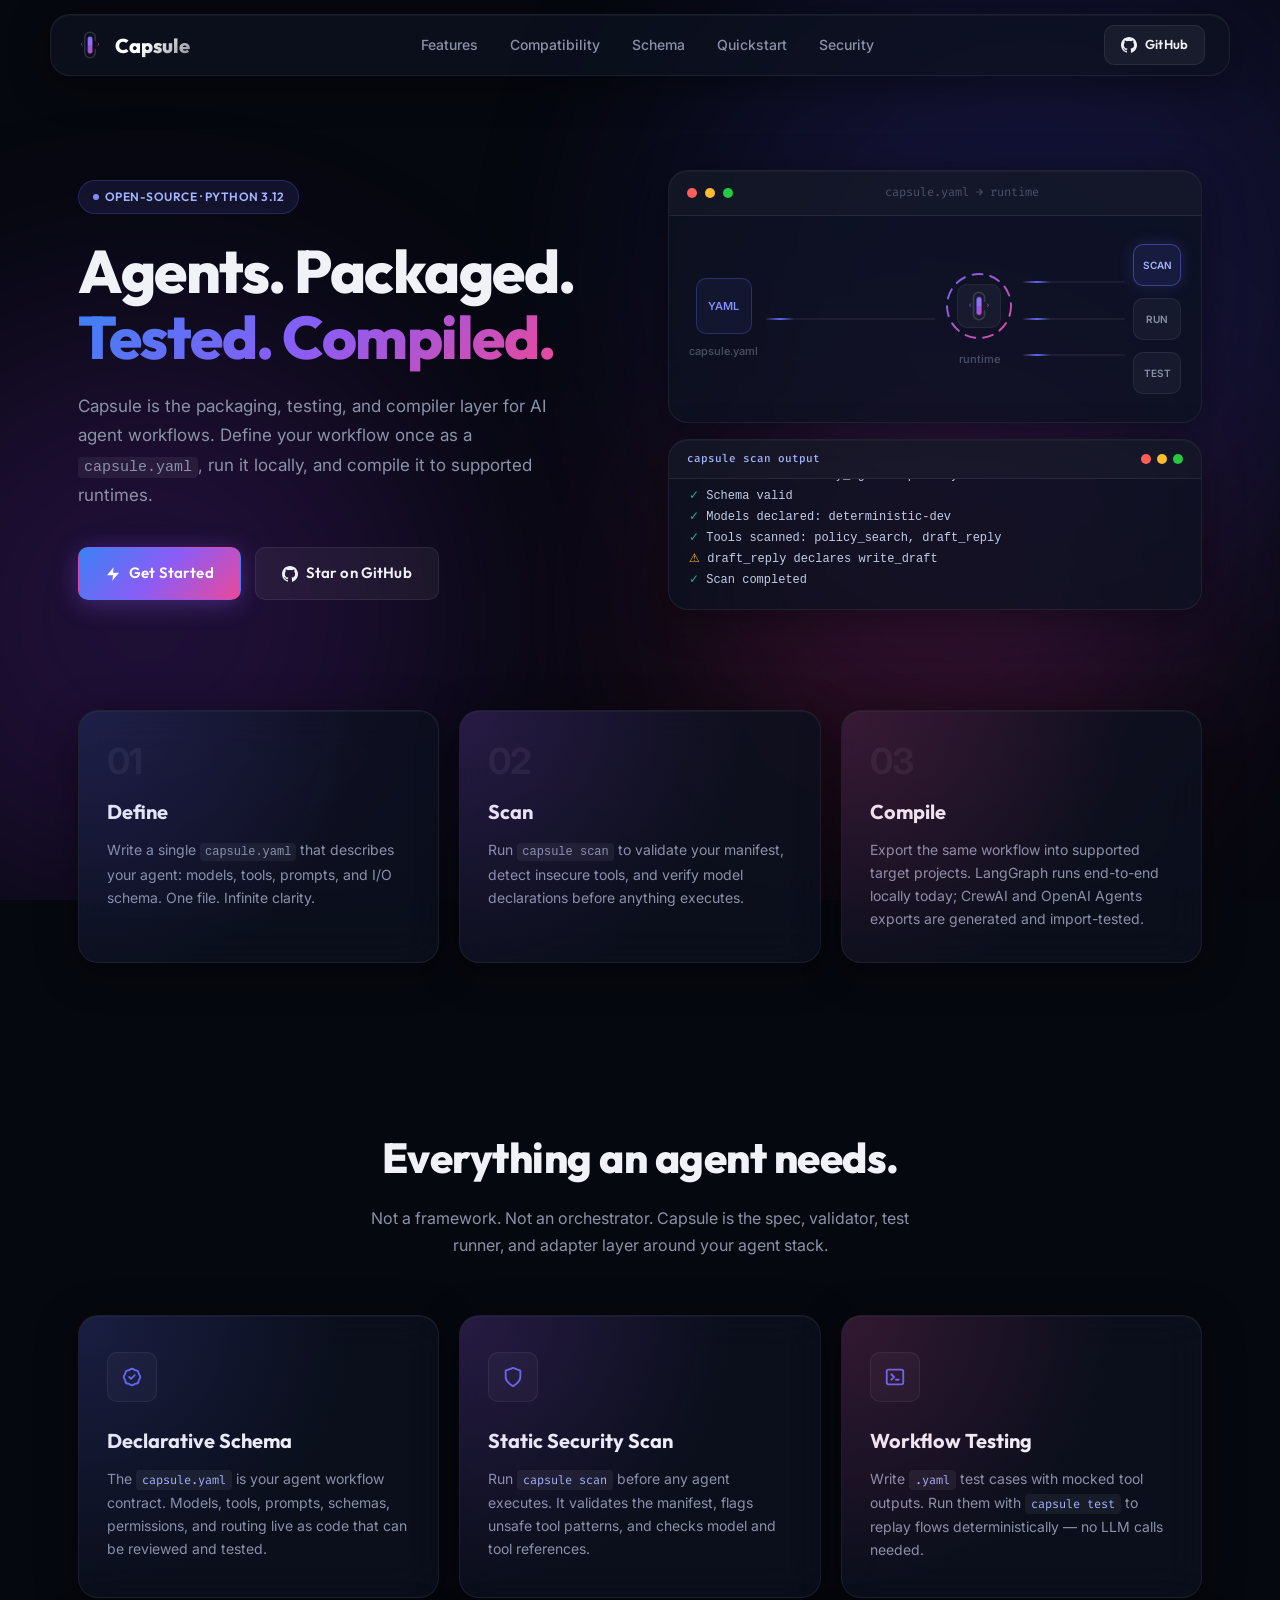
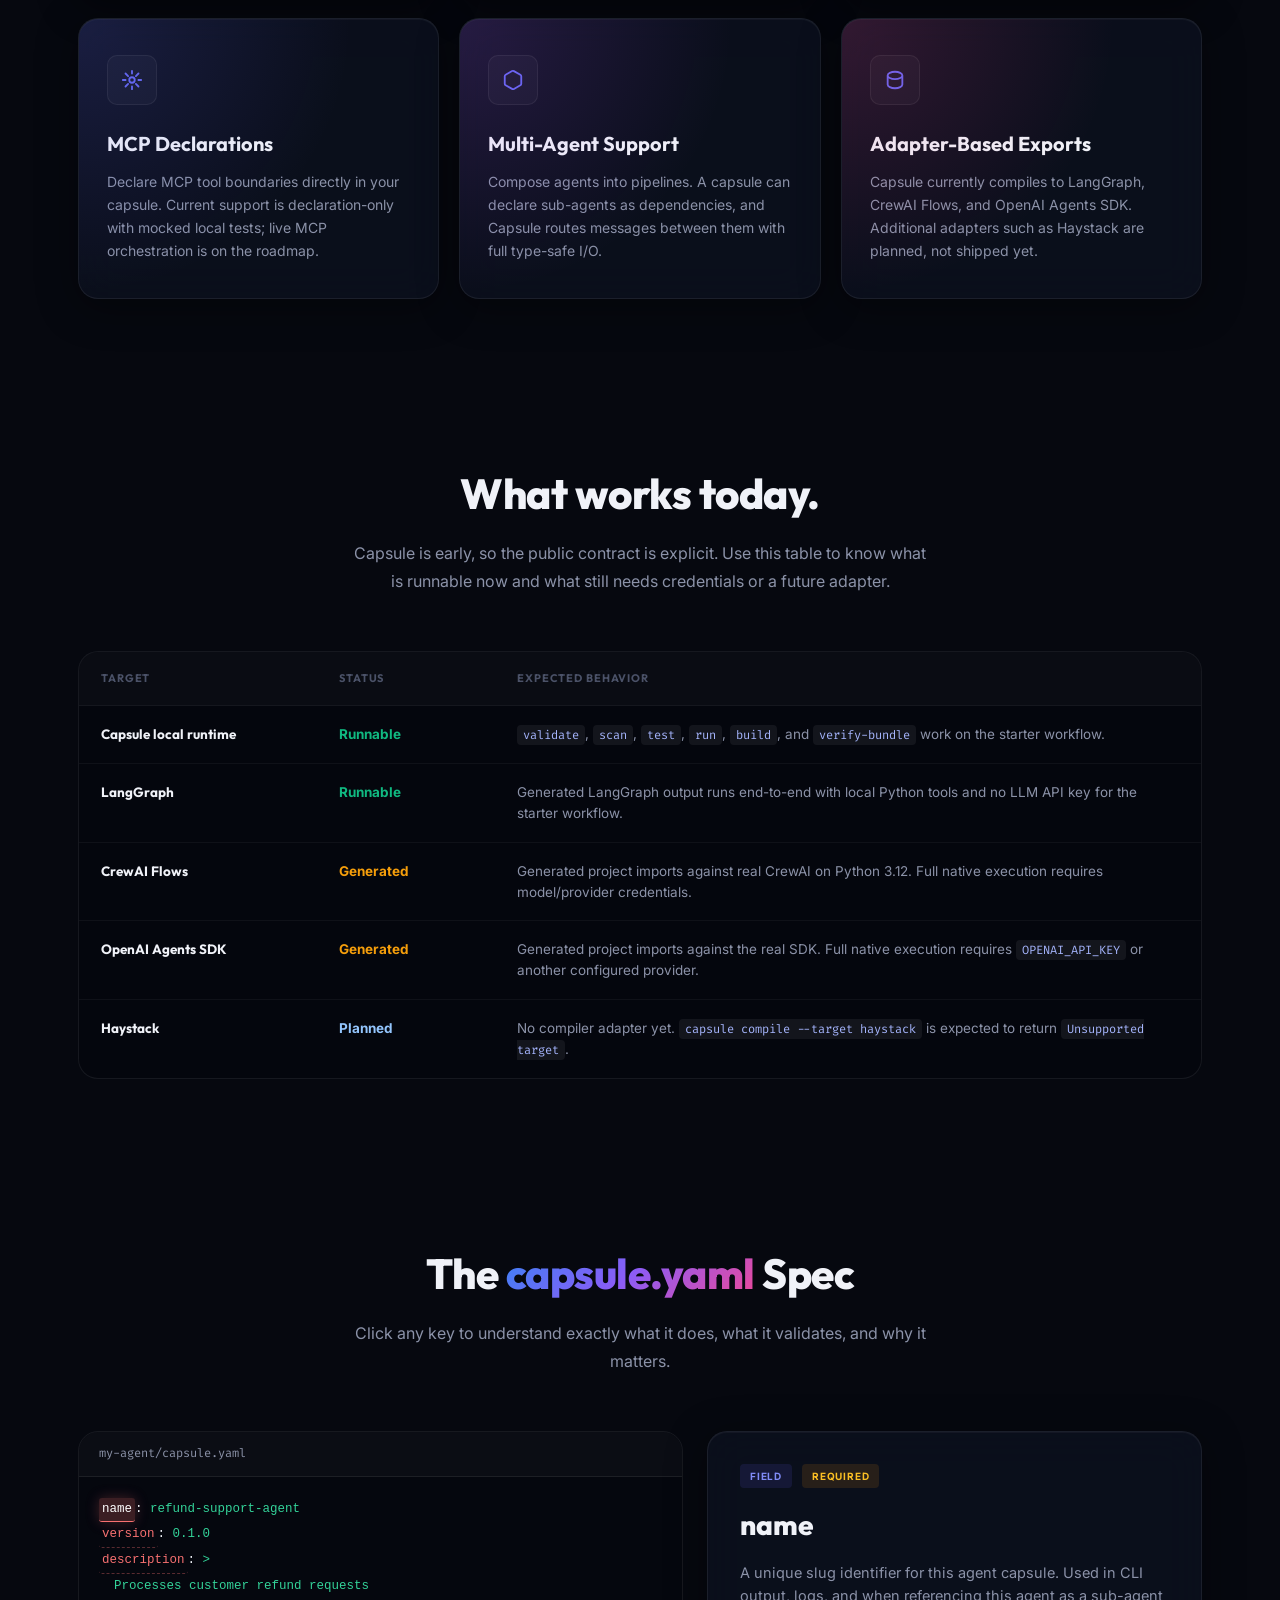
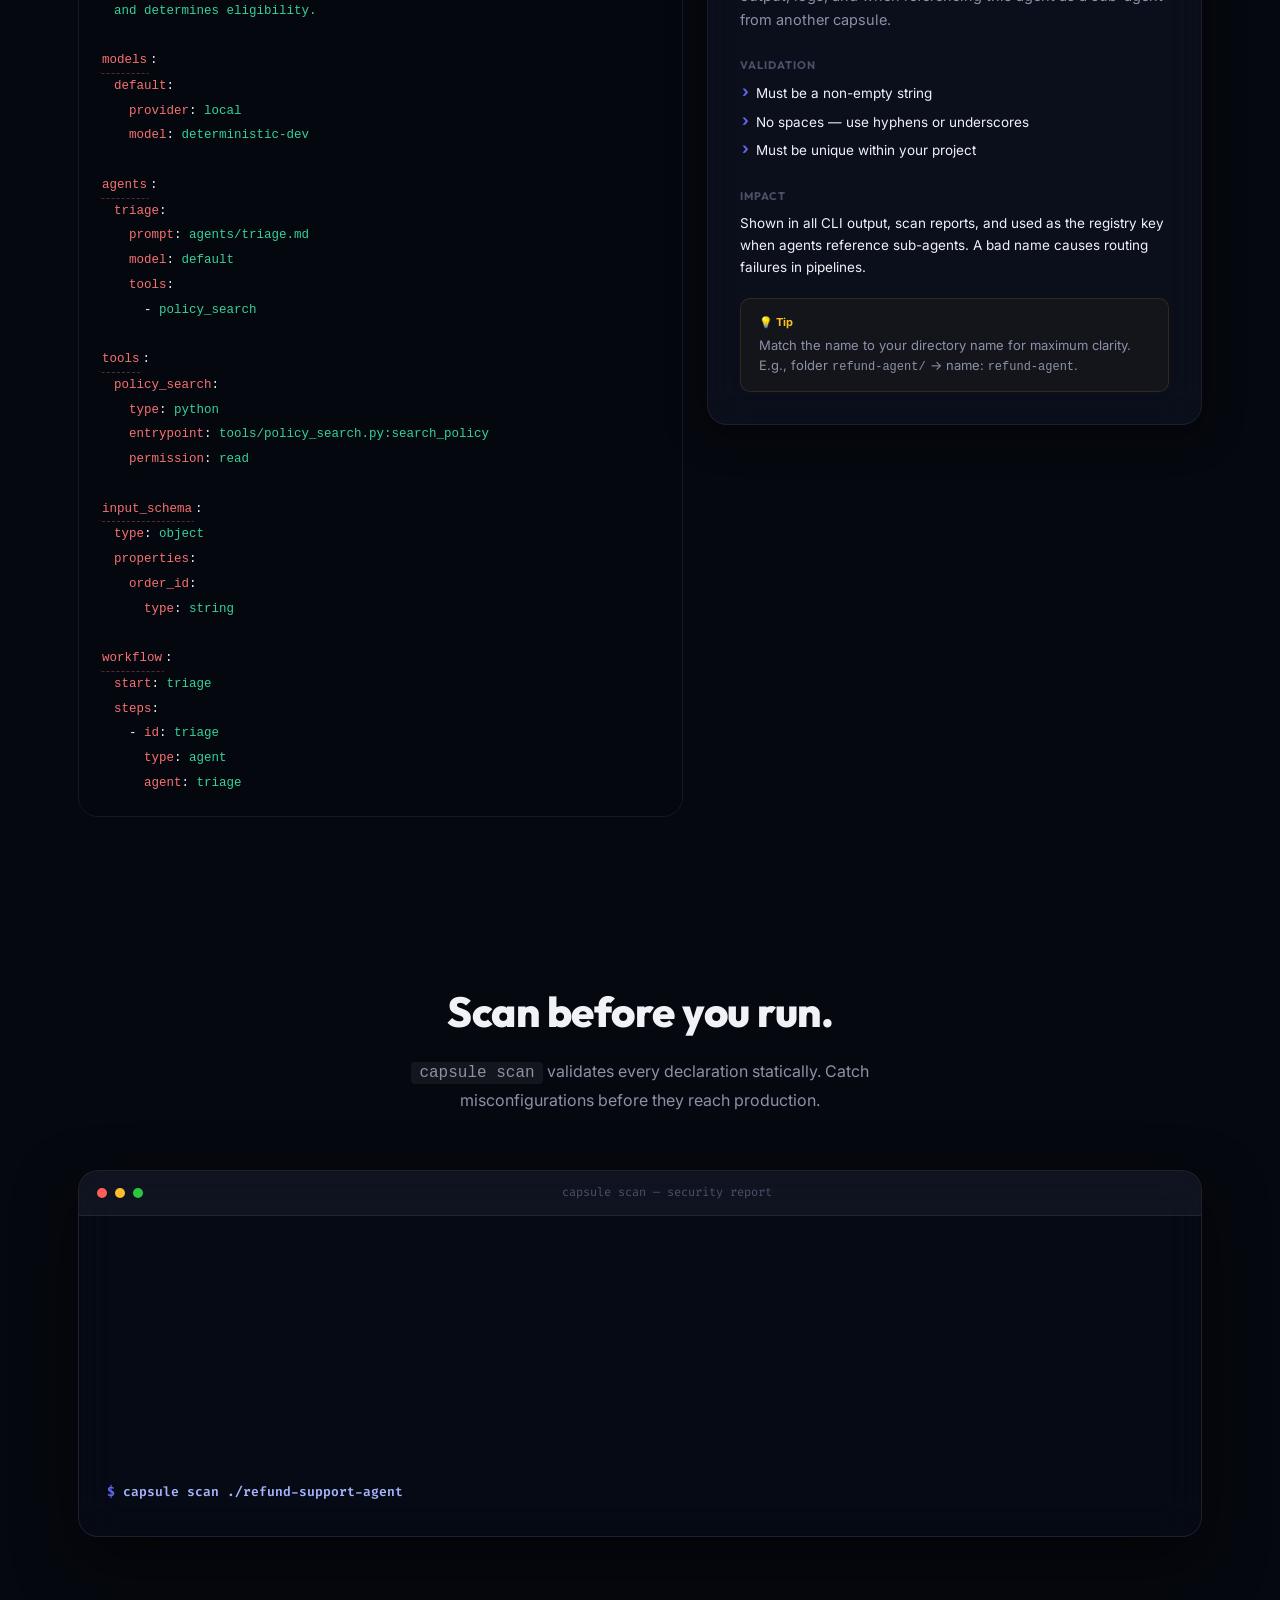
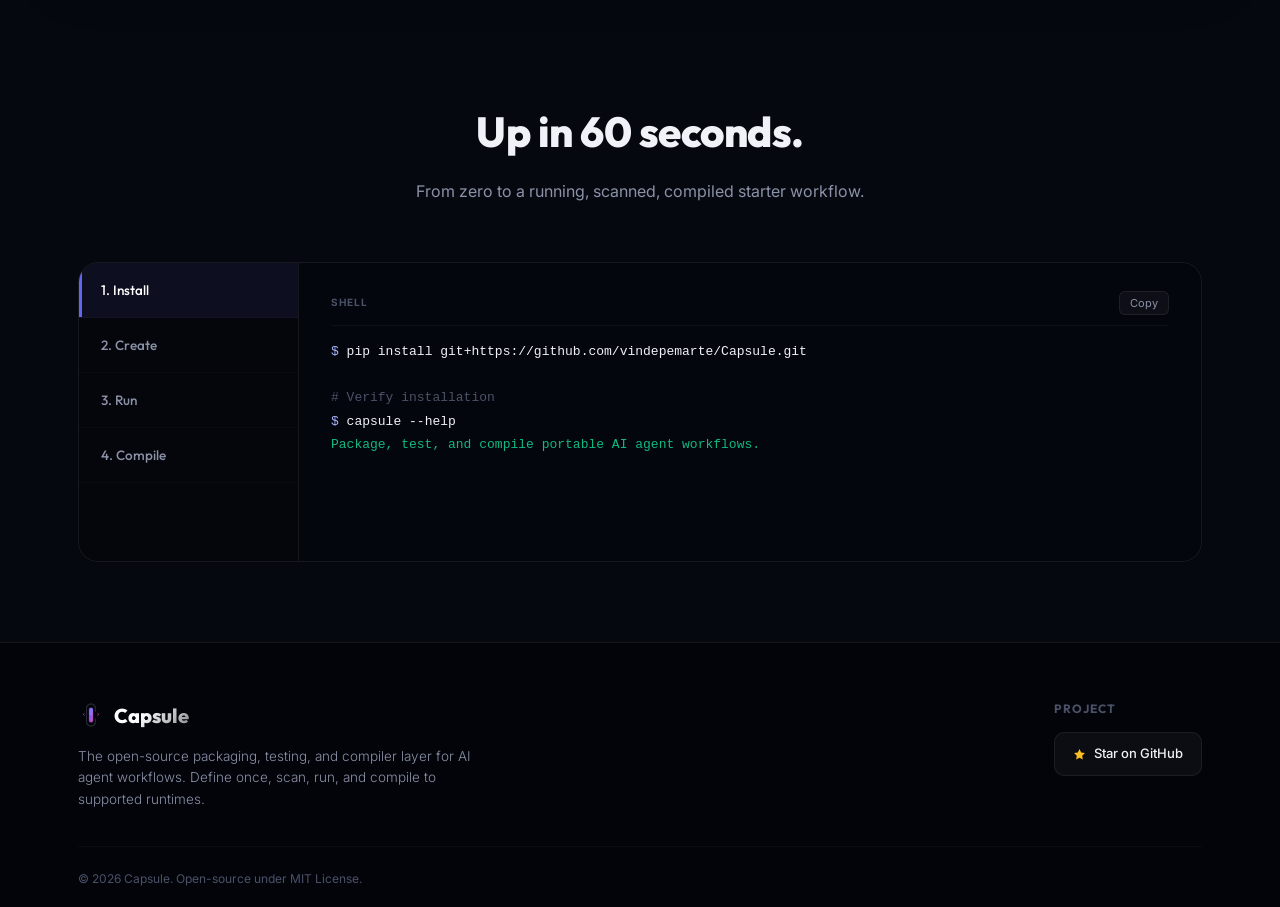
<file: docs/index.html>
<!DOCTYPE html>
<html lang="en">
<head>
    <meta charset="UTF-8">
    <meta name="viewport" content="width=device-width, initial-scale=1.0">
    <meta http-equiv="refresh" content="0; url=site/">
    <title>Capsule Documentation</title>
    <link rel="canonical" href="site/">
</head>
<body>
    <p>Redirecting to <a href="site/">Capsule documentation</a>.</p>
    <script>
        window.location.replace("site/");
    </script>
</body>
</html>
</file>
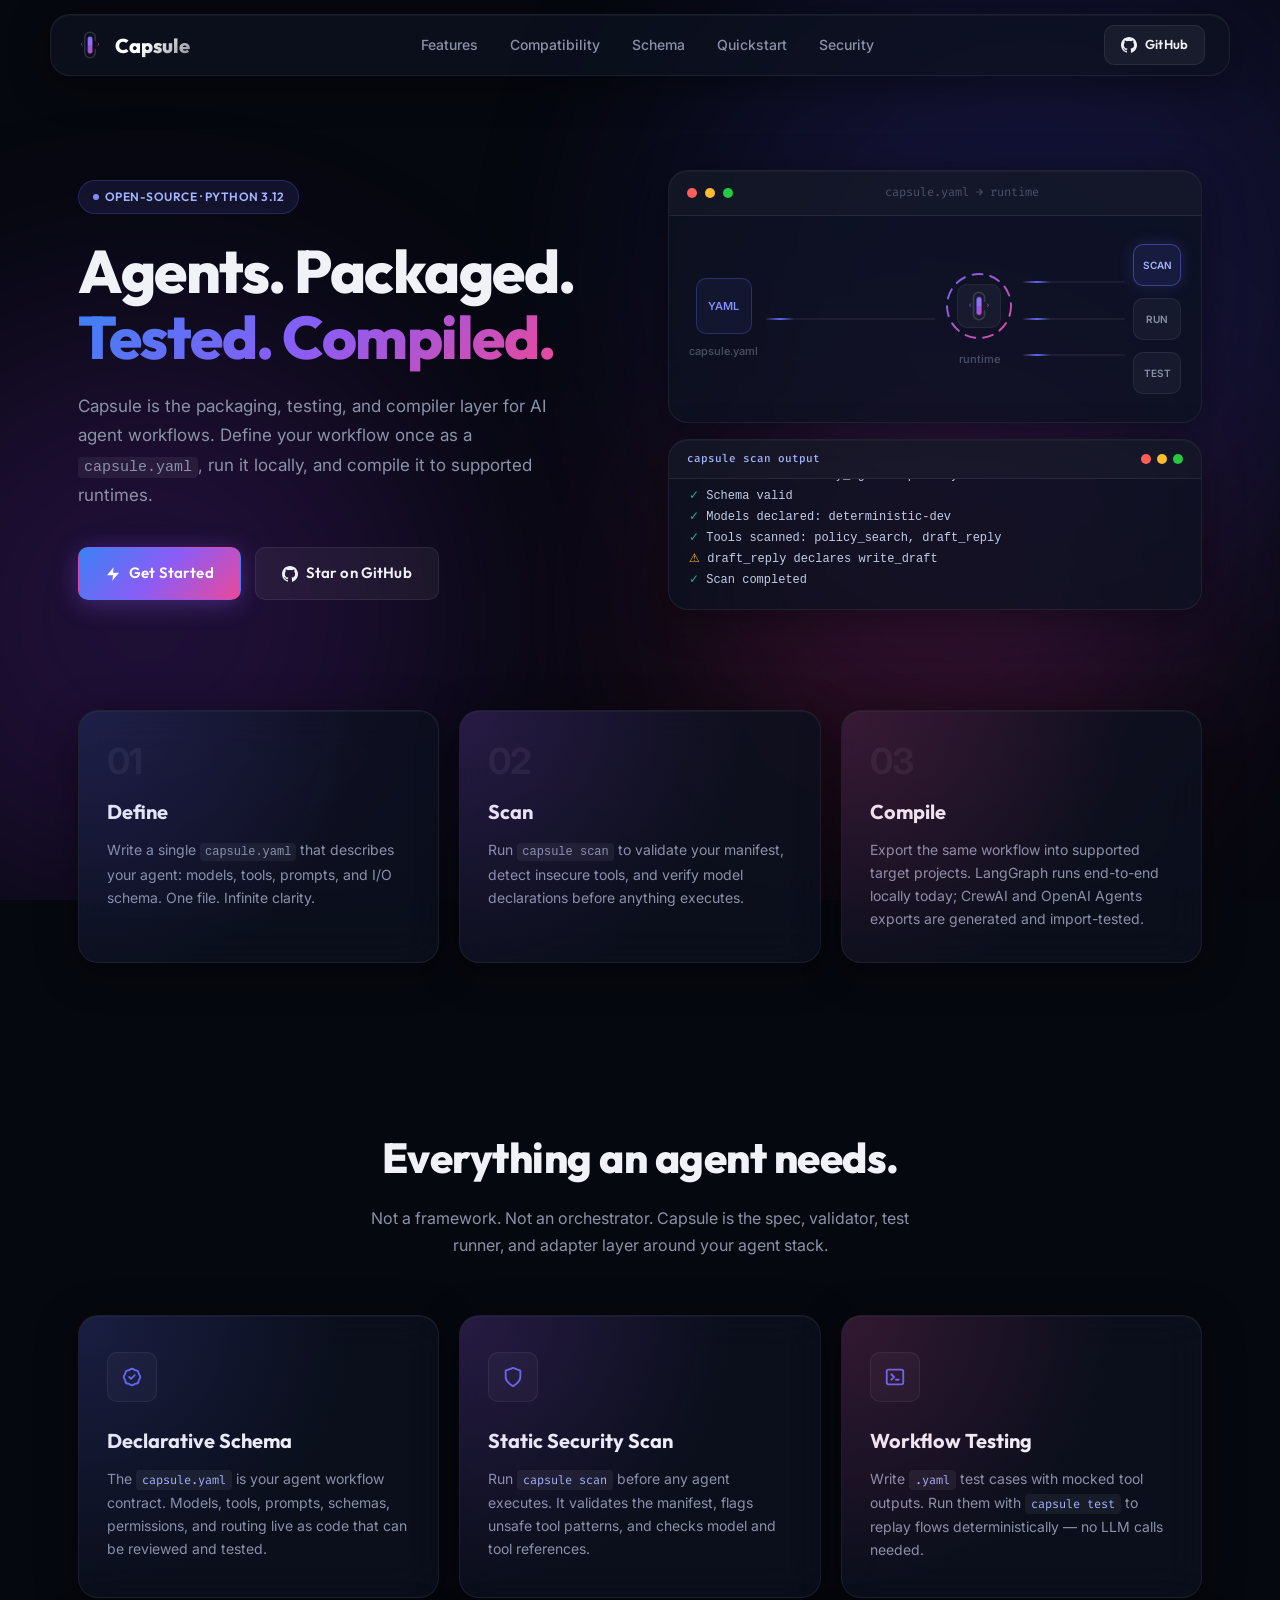
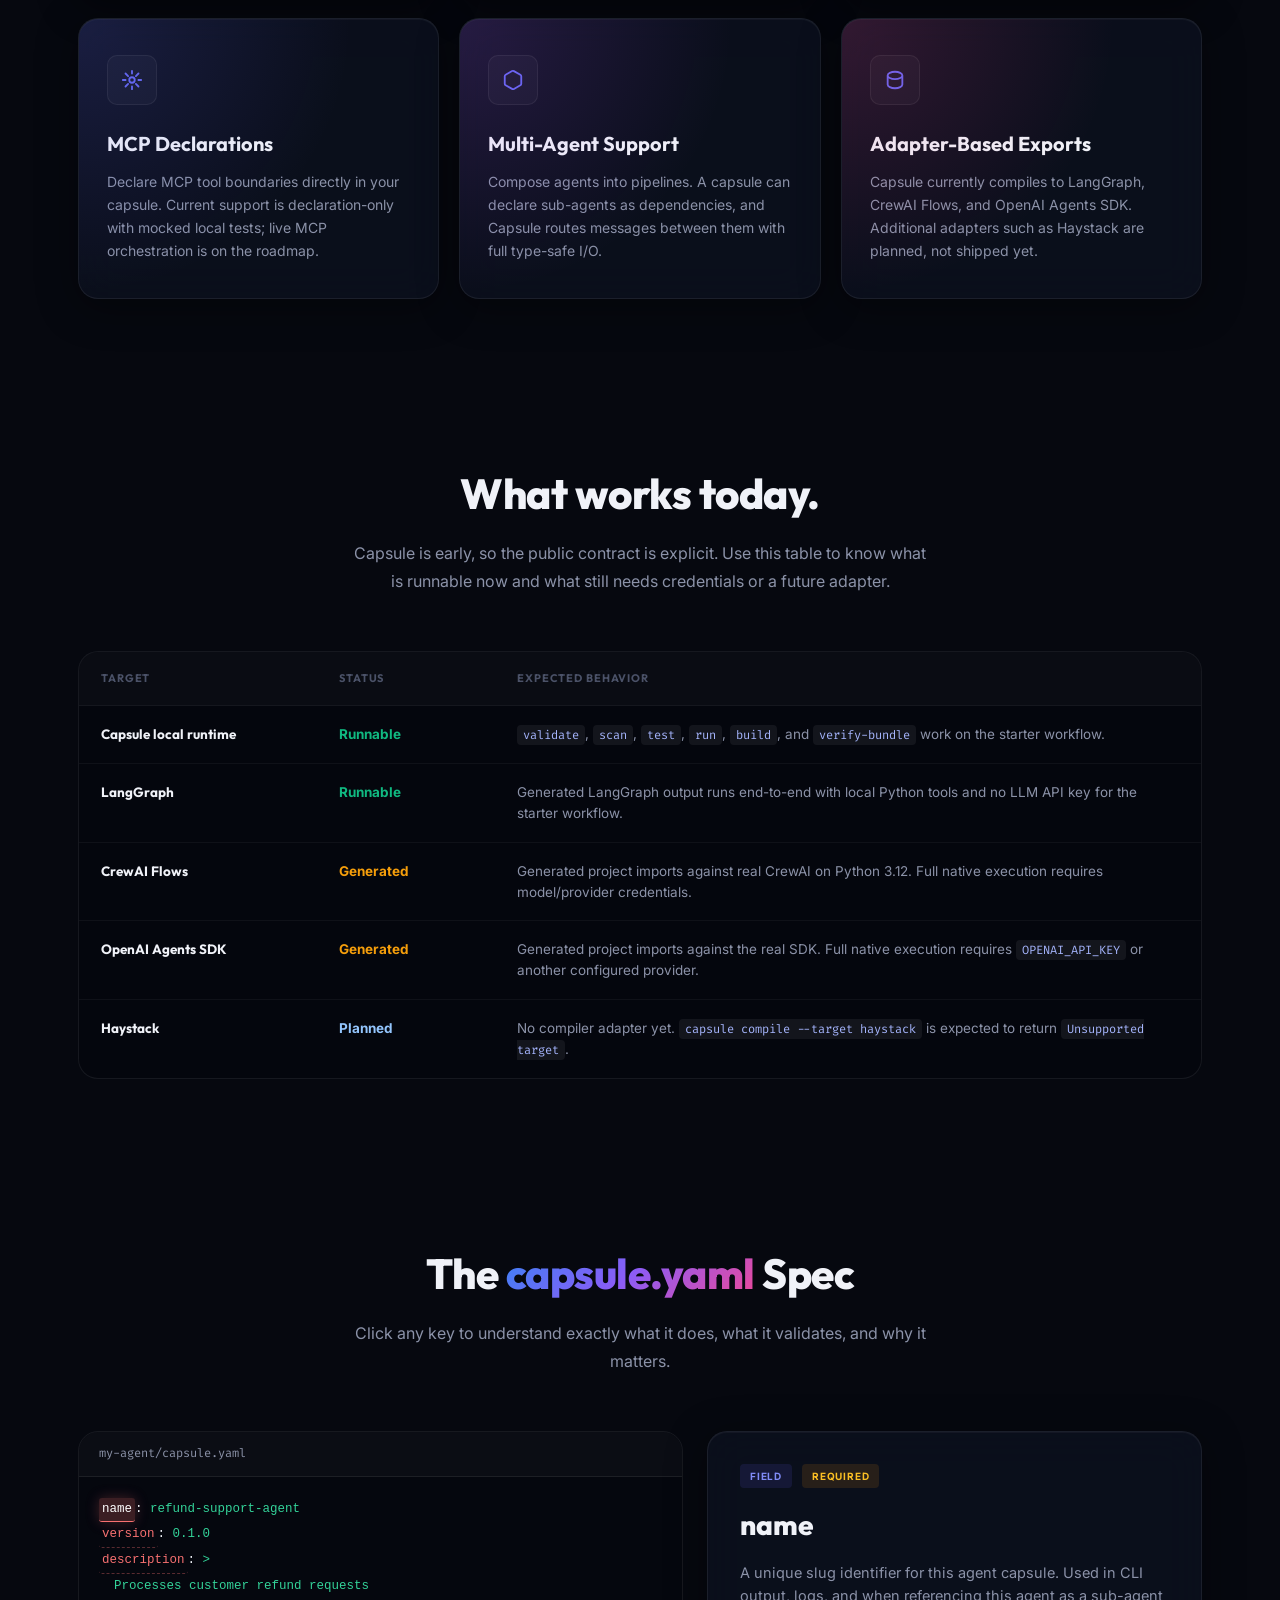
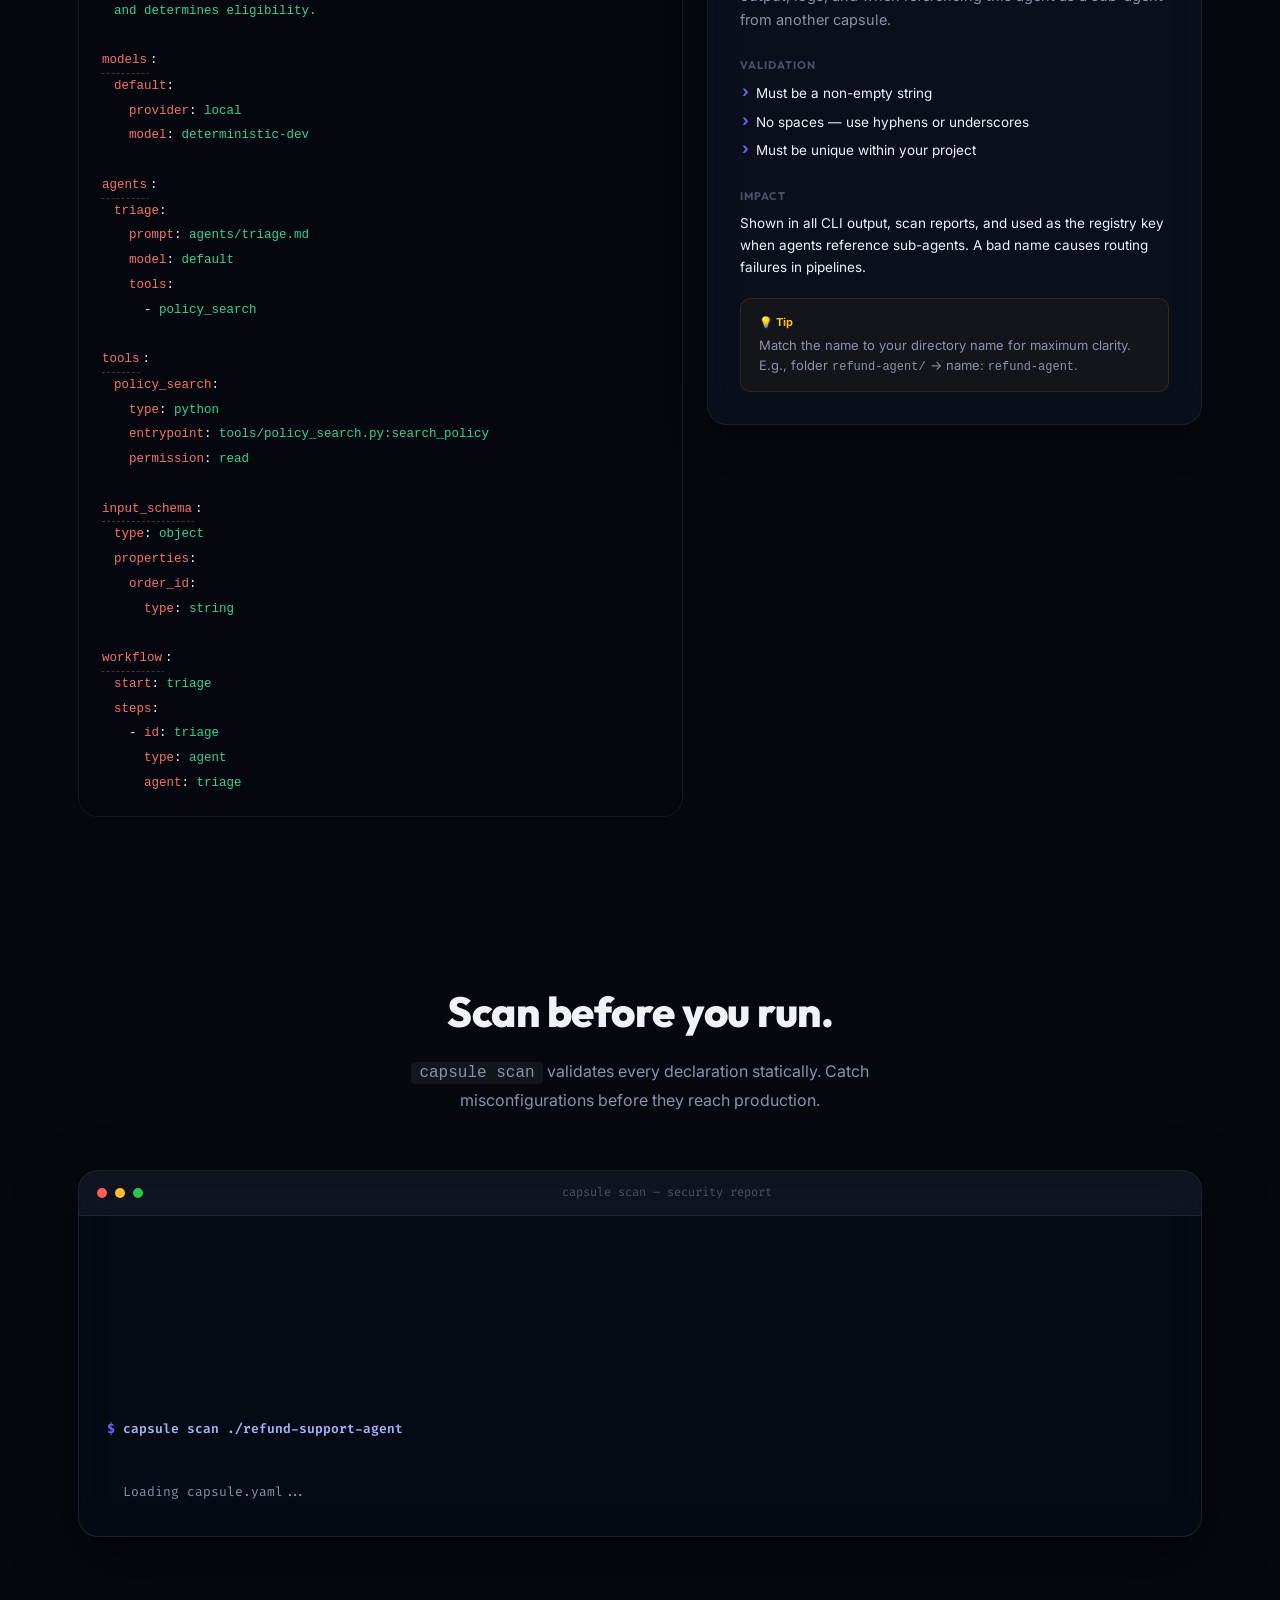
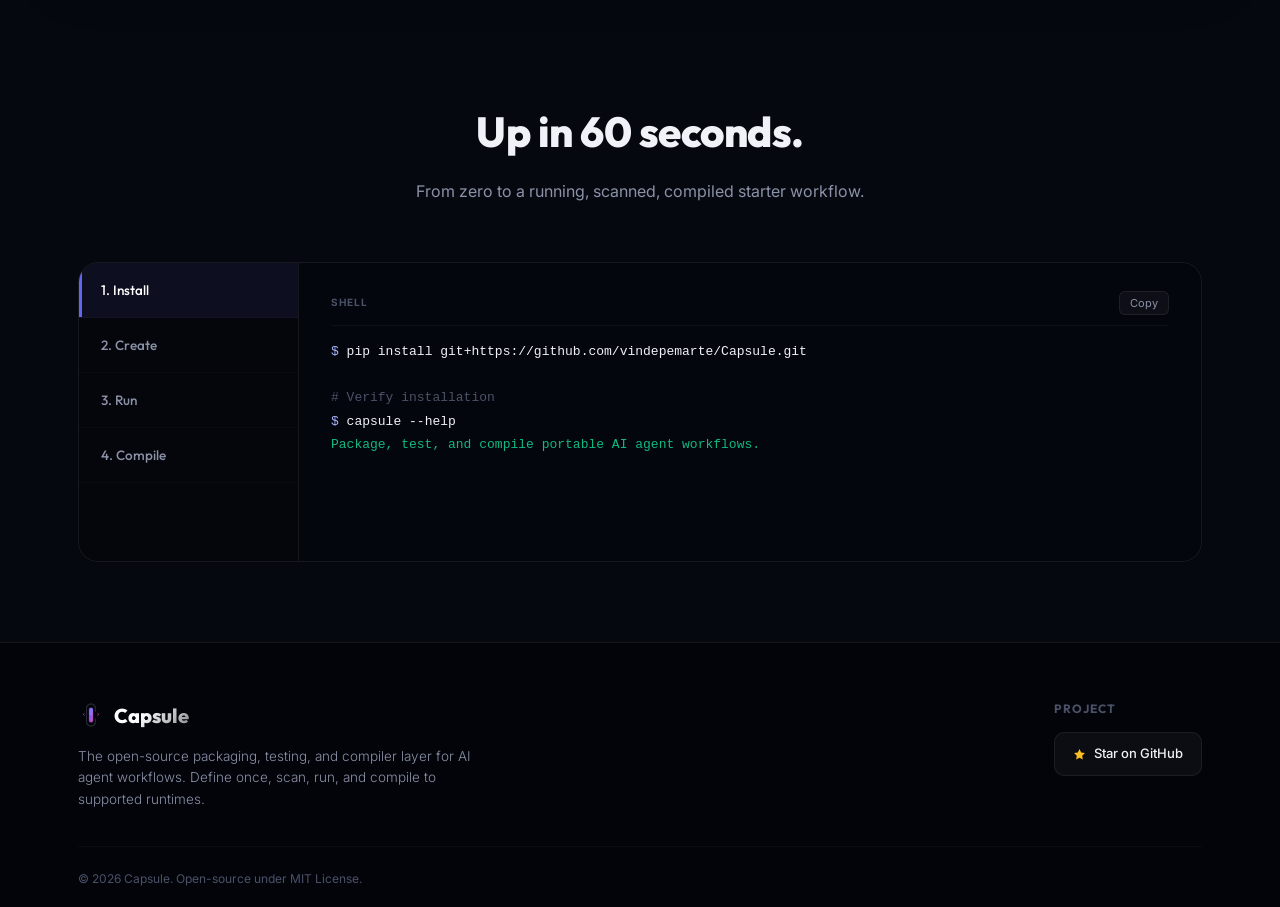
<file: docs/site/index.html>
<!DOCTYPE html>
<html lang="en">
<head>
    <meta charset="UTF-8">
    <meta name="viewport" content="width=device-width, initial-scale=1.0">
    <title>Capsule | The Packaging & Security Layer for AI Agents</title>
    <meta name="description" content="Capsule is the open-source packaging, testing, and compiler layer for AI agent workflows. Define once, test locally, and compile to supported runtimes.">
    <meta name="keywords" content="AI agents, LLM tools, agent framework, Python, capsule, security, MCP, packaging">
    <link rel="preconnect" href="https://fonts.googleapis.com">
    <link rel="preconnect" href="https://fonts.gstatic.com" crossorigin>
    <link href="https://fonts.googleapis.com/css2?family=Outfit:wght@400;500;600;700;800;900&family=Inter:wght@300;400;500;600&family=Fira+Code:wght@400;500&display=swap" rel="stylesheet">
    <link rel="stylesheet" href="style.css">
</head>
<body>

<div class="bg-decorations" aria-hidden="true">
    <div class="blob blob-1"></div>
    <div class="blob blob-2"></div>
    <div class="blob blob-3"></div>
</div>

<!-- ===========================
     HEADER
     =========================== -->
<header id="main-header">
    <div class="glass-panel header-container">
        <div class="logo-area">
            <img src="../logo.png" alt="Capsule logo" class="header-logo" onerror="this.style.display='none'">
            <span class="logo-text">Capsule</span>
        </div>
        <nav aria-label="Primary navigation">
            <a href="#features" class="nav-link">Features</a>
            <a href="#compatibility" class="nav-link">Compatibility</a>
            <a href="#spec-explorer" class="nav-link">Schema</a>
            <a href="#quickstart" class="nav-link">Quickstart</a>
            <a href="#security-runtime" class="nav-link">Security</a>
        </nav>
        <a href="https://github.com/vindepemarte/Capsule" target="_blank" rel="noopener" class="btn btn-secondary btn-icon" style="padding:8px 16px; font-size:13px;">
            <svg class="icon-svg" viewBox="0 0 24 24"><path d="M12 0C5.37 0 0 5.37 0 12c0 5.3 3.438 9.8 8.205 11.385.6.113.82-.258.82-.577 0-.285-.01-1.04-.015-2.04-3.338.724-4.042-1.61-4.042-1.61C4.422 18.07 3.633 17.7 3.633 17.7c-1.087-.744.084-.729.084-.729 1.205.084 1.838 1.236 1.838 1.236 1.07 1.835 2.809 1.305 3.495.998.108-.776.417-1.305.76-1.605-2.665-.3-5.466-1.332-5.466-5.93 0-1.31.465-2.38 1.235-3.22-.135-.303-.54-1.523.105-3.176 0 0 1.005-.322 3.3 1.23.96-.267 1.98-.399 3-.405 1.02.006 2.04.138 3 .405 2.28-1.552 3.285-1.23 3.285-1.23.645 1.653.24 2.873.12 3.176.765.84 1.23 1.91 1.23 3.22 0 4.61-2.805 5.625-5.475 5.92.42.36.81 1.096.81 2.22 0 1.606-.015 2.896-.015 3.286 0 .315.21.69.825.57C20.565 21.795 24 17.295 24 12c0-6.63-5.37-12-12-12"/></svg>
            GitHub
        </a>
    </div>
</header>

<main>

<!-- ===========================
     HERO
     =========================== -->
<section id="hero" aria-labelledby="hero-title">
    <div class="container">
        <div class="hero-container">

            <!-- Left: Copy -->
            <div class="hero-content">
                <div class="badge-pill">Open-Source · Python 3.12</div>
                <h1 id="hero-title" class="hero-title">
                    Agents. Packaged.<br>
                    <span class="gradient-text">Tested. Compiled.</span>
                </h1>
                <p class="hero-subtitle">
                    Capsule is the packaging, testing, and compiler layer for AI agent workflows. Define your workflow once as a <code style="font-family:monospace; background:rgba(255,255,255,0.06);padding:2px 6px;border-radius:4px;font-size:15px;">capsule.yaml</code>, run it locally, and compile it to supported runtimes.
                </p>
                <div class="hero-buttons">
                    <a href="#quickstart" class="btn btn-primary btn-icon">
                        <svg class="icon-svg" viewBox="0 0 24 24"><path d="M13 2L3 14h9l-1 8 10-12h-9l1-8z"/></svg>
                        Get Started
                    </a>
                    <a href="https://github.com/vindepemarte/Capsule" target="_blank" rel="noopener" class="btn btn-secondary btn-icon">
                        <svg class="icon-svg" viewBox="0 0 24 24"><path d="M12 0C5.37 0 0 5.37 0 12c0 5.3 3.438 9.8 8.205 11.385.6.113.82-.258.82-.577 0-.285-.01-1.04-.015-2.04-3.338.724-4.042-1.61-4.042-1.61C4.422 18.07 3.633 17.7 3.633 17.7c-1.087-.744.084-.729.084-.729 1.205.084 1.838 1.236 1.838 1.236 1.07 1.835 2.809 1.305 3.495.998.108-.776.417-1.305.76-1.605-2.665-.3-5.466-1.332-5.466-5.93 0-1.31.465-2.38 1.235-3.22-.135-.303-.54-1.523.105-3.176 0 0 1.005-.322 3.3 1.23.96-.267 1.98-.399 3-.405 1.02.006 2.04.138 3 .405 2.28-1.552 3.285-1.23 3.285-1.23.645 1.653.24 2.873.12 3.176.765.84 1.23 1.91 1.23 3.22 0 4.61-2.805 5.625-5.475 5.92.42.36.81 1.096.81 2.22 0 1.606-.015 2.896-.015 3.286 0 .315.21.69.825.57C20.565 21.795 24 17.295 24 12c0-6.63-5.37-12-12-12"/></svg>
                        Star on GitHub
                    </a>
                </div>
            </div>

            <!-- Right: Animated Compiler Simulator -->
            <div class="hero-visual">
                <div class="glass-panel compiler-simulator">
                    <div class="simulator-header">
                        <span class="dot red"></span>
                        <span class="dot yellow"></span>
                        <span class="dot green"></span>
                        <span class="simulator-title">capsule.yaml → runtime</span>
                    </div>
                    <div class="simulator-body">

                        <!-- Source node -->
                        <div class="sim-node source-node">
                            <div class="node-icon">YAML</div>
                            <span class="node-label">capsule.yaml</span>
                        </div>

                        <!-- Connector -->
                        <div class="sim-connector">
                            <div class="pulse-line"><span class="pulse"></span></div>
                        </div>

                        <!-- Engine -->
                        <div class="sim-engine">
                            <div class="engine-core">
                                <svg class="spinner-svg" viewBox="0 0 72 72" fill="none" xmlns="http://www.w3.org/2000/svg">
                                    <circle cx="36" cy="36" r="32" stroke="url(#spinner-grad)" stroke-width="2" stroke-dasharray="10 8" stroke-linecap="round"/>
                                    <defs>
                                        <linearGradient id="spinner-grad" x1="0" y1="0" x2="72" y2="72" gradientUnits="userSpaceOnUse">
                                            <stop offset="0%" stop-color="#6366f1"/>
                                            <stop offset="100%" stop-color="#ec4899"/>
                                        </linearGradient>
                                    </defs>
                                </svg>
                                <div class="engine-logo-box">
                                    <img src="../logo.png" alt="Engine" class="engine-logo" onerror="this.parentElement.textContent='⚙️'">
                                </div>
                            </div>
                            <span class="node-label">runtime</span>
                        </div>

                        <!-- Split connectors -->
                        <div class="sim-split-connectors">
                            <div class="split-line"><span class="pulse"></span></div>
                            <div class="split-line"><span class="pulse"></span></div>
                            <div class="split-line"><span class="pulse"></span></div>
                        </div>

                        <!-- Target nodes -->
                        <div class="target-nodes">
                            <div class="sim-node target-node active" data-target="scan">
                                <div class="node-icon">SCAN</div>
                            </div>
                            <div class="sim-node target-node" data-target="run">
                                <div class="node-icon">RUN</div>
                            </div>
                            <div class="sim-node target-node" data-target="test">
                                <div class="node-icon">TEST</div>
                            </div>
                        </div>

                    </div>
                </div>

                <!-- Code Preview -->
                <div class="glass-panel code-preview-box">
                    <div class="preview-header">
                        <span class="preview-lang">capsule scan output</span>
                        <div style="display:flex;gap:6px;">
                            <span class="dot red"></span>
                            <span class="dot yellow"></span>
                            <span class="dot green"></span>
                        </div>
                    </div>
                    <pre id="sim-code-preview"><code>$ capsule scan
<span style="color:#10b981">✓</span> Manifest loaded: my_agent/capsule.yaml
<span style="color:#10b981">✓</span> Schema valid
<span style="color:#10b981">✓</span> Models declared: deterministic-dev
<span style="color:#10b981">✓</span> Tools scanned: policy_search, draft_reply
<span style="color:#fbbf24">⚠</span> draft_reply declares write_draft
<span style="color:#10b981">✓</span> Scan completed</code></pre>
                </div>
            </div>

        </div>
    </div>
</section>

<!-- ===========================
     CONCEPT STEPS
     =========================== -->
<section id="concept-steps" aria-labelledby="steps-title">
    <div class="container">
        <div class="steps-grid">

            <div class="step-card glass-panel card-glow-indigo reveal">
                <div class="step-num">01</div>
                <h3>Define</h3>
                <p>Write a single <code style="font-family:monospace;background:rgba(255,255,255,0.06);padding:2px 5px;border-radius:4px;font-size:12px;">capsule.yaml</code> that describes your agent: models, tools, prompts, and I/O schema. One file. Infinite clarity.</p>
            </div>

            <div class="step-card glass-panel card-glow-purple reveal reveal-delay-1">
                <div class="step-num">02</div>
                <h3>Scan</h3>
                <p>Run <code style="font-family:monospace;background:rgba(255,255,255,0.06);padding:2px 5px;border-radius:4px;font-size:12px;">capsule scan</code> to validate your manifest, detect insecure tools, and verify model declarations before anything executes.</p>
            </div>

            <div class="step-card glass-panel card-glow-pink reveal reveal-delay-2">
                <div class="step-num">03</div>
                <h3>Compile</h3>
                <p>Export the same workflow into supported target projects. LangGraph runs end-to-end locally today; CrewAI and OpenAI Agents exports are generated and import-tested.</p>
            </div>

        </div>
    </div>
</section>

<!-- ===========================
     FEATURES
     =========================== -->
<section id="features" aria-labelledby="features-title">
    <div class="container">
        <h2 id="features-title" class="section-title reveal">Everything an agent needs.</h2>
        <p class="section-subtitle reveal reveal-delay-1">Not a framework. Not an orchestrator. Capsule is the spec, validator, test runner, and adapter layer around your agent stack.</p>

        <div class="features-grid">

            <div class="feature-card glass-panel card-glow-indigo reveal">
                <div class="feature-icon">
                    <svg class="icon-svg" viewBox="0 0 24 24"><path d="M9 12l2 2 4-4M7.835 4.697a3.42 3.42 0 001.946-.806 3.42 3.42 0 014.438 0 3.42 3.42 0 001.946.806 3.42 3.42 0 013.138 3.138 3.42 3.42 0 00.806 1.946 3.42 3.42 0 010 4.438 3.42 3.42 0 00-.806 1.946 3.42 3.42 0 01-3.138 3.138 3.42 3.42 0 00-1.946.806 3.42 3.42 0 01-4.438 0 3.42 3.42 0 00-1.946-.806 3.42 3.42 0 01-3.138-3.138 3.42 3.42 0 00-.806-1.946 3.42 3.42 0 010-4.438 3.42 3.42 0 00.806-1.946 3.42 3.42 0 013.138-3.138z" fill="none" stroke="currentColor" stroke-width="2" stroke-linecap="round" stroke-linejoin="round"/></svg>
                </div>
                <h3>Declarative Schema</h3>
                <p>The <code>capsule.yaml</code> is your agent workflow contract. Models, tools, prompts, schemas, permissions, and routing live as code that can be reviewed and tested.</p>
            </div>

            <div class="feature-card glass-panel card-glow-purple reveal reveal-delay-1">
                <div class="feature-icon">
                    <svg class="icon-svg" viewBox="0 0 24 24"><path d="M12 22s8-4 8-10V5l-8-3-8 3v7c0 6 8 10 8 10z" fill="none" stroke="currentColor" stroke-width="2" stroke-linecap="round" stroke-linejoin="round"/></svg>
                </div>
                <h3>Static Security Scan</h3>
                <p>Run <code>capsule scan</code> before any agent executes. It validates the manifest, flags unsafe tool patterns, and checks model and tool references.</p>
            </div>

            <div class="feature-card glass-panel card-glow-pink reveal reveal-delay-2">
                <div class="feature-icon">
                    <svg class="icon-svg" viewBox="0 0 24 24"><path d="M8 9l3 3-3 3m5 0h3M5 20h14a2 2 0 002-2V6a2 2 0 00-2-2H5a2 2 0 00-2 2v12a2 2 0 002 2z" fill="none" stroke="currentColor" stroke-width="2" stroke-linecap="round" stroke-linejoin="round"/></svg>
                </div>
                <h3>Workflow Testing</h3>
                <p>Write <code>.yaml</code> test cases with mocked tool outputs. Run them with <code>capsule test</code> to replay flows deterministically — no LLM calls needed.</p>
            </div>

            <div class="feature-card glass-panel card-glow-indigo reveal">
                <div class="feature-icon">
                    <svg class="icon-svg" viewBox="0 0 24 24"><circle cx="12" cy="12" r="3" fill="none" stroke="currentColor" stroke-width="2"/><path d="M19.071 4.929l-2.829 2.829M4.929 19.071l2.828-2.828M19.071 19.071l-2.829-2.828M4.929 4.929l2.828 2.829" stroke="currentColor" stroke-width="2" stroke-linecap="round"/><path d="M12 2v3m0 14v3M2 12h3m14 0h3" stroke="currentColor" stroke-width="2" stroke-linecap="round"/></svg>
                </div>
                <h3>MCP Declarations</h3>
                <p>Declare MCP tool boundaries directly in your capsule. Current support is declaration-only with mocked local tests; live MCP orchestration is on the roadmap.</p>
            </div>

            <div class="feature-card glass-panel card-glow-purple reveal reveal-delay-1">
                <div class="feature-icon">
                    <svg class="icon-svg" viewBox="0 0 24 24"><path d="M21 16V8a2 2 0 00-1-1.73l-7-4a2 2 0 00-2 0l-7 4A2 2 0 003 8v8a2 2 0 001 1.73l7 4a2 2 0 002 0l7-4A2 2 0 0021 16z" fill="none" stroke="currentColor" stroke-width="2" stroke-linecap="round" stroke-linejoin="round"/></svg>
                </div>
                <h3>Multi-Agent Support</h3>
                <p>Compose agents into pipelines. A capsule can declare sub-agents as dependencies, and Capsule routes messages between them with full type-safe I/O.</p>
            </div>

            <div class="feature-card glass-panel card-glow-pink reveal reveal-delay-2">
                <div class="feature-icon">
                    <svg class="icon-svg" viewBox="0 0 24 24"><path d="M4 7v10c0 2.21 3.582 4 8 4s8-1.79 8-4V7M4 7c0 2.21 3.582 4 8 4s8-1.79 8-4M4 7c0-2.21 3.582-4 8-4s8 1.79 8 4" fill="none" stroke="currentColor" stroke-width="2" stroke-linecap="round" stroke-linejoin="round"/></svg>
                </div>
                <h3>Adapter-Based Exports</h3>
                <p>Capsule currently compiles to LangGraph, CrewAI Flows, and OpenAI Agents SDK. Additional adapters such as Haystack are planned, not shipped yet.</p>
            </div>

        </div>
    </div>
</section>

<!-- ===========================
     COMPATIBILITY
     =========================== -->
<section id="compatibility" aria-labelledby="compat-title">
    <div class="container">
        <h2 id="compat-title" class="section-title reveal">What works today.</h2>
        <p class="section-subtitle reveal reveal-delay-1">Capsule is early, so the public contract is explicit. Use this table to know what is runnable now and what still needs credentials or a future adapter.</p>

        <div class="compat-grid reveal">
            <div class="compat-row compat-head">
                <span>Target</span>
                <span>Status</span>
                <span>Expected behavior</span>
            </div>
            <div class="compat-row">
                <span class="compat-target">Capsule local runtime</span>
                <span><strong class="status-ok">Runnable</strong></span>
                <span><code>validate</code>, <code>scan</code>, <code>test</code>, <code>run</code>, <code>build</code>, and <code>verify-bundle</code> work on the starter workflow.</span>
            </div>
            <div class="compat-row">
                <span class="compat-target">LangGraph</span>
                <span><strong class="status-ok">Runnable</strong></span>
                <span>Generated LangGraph output runs end-to-end with local Python tools and no LLM API key for the starter workflow.</span>
            </div>
            <div class="compat-row">
                <span class="compat-target">CrewAI Flows</span>
                <span><strong class="status-partial">Generated</strong></span>
                <span>Generated project imports against real CrewAI on Python 3.12. Full native execution requires model/provider credentials.</span>
            </div>
            <div class="compat-row">
                <span class="compat-target">OpenAI Agents SDK</span>
                <span><strong class="status-partial">Generated</strong></span>
                <span>Generated project imports against the real SDK. Full native execution requires <code>OPENAI_API_KEY</code> or another configured provider.</span>
            </div>
            <div class="compat-row">
                <span class="compat-target">Haystack</span>
                <span><strong class="status-planned">Planned</strong></span>
                <span>No compiler adapter yet. <code>capsule compile --target haystack</code> is expected to return <code>Unsupported target</code>.</span>
            </div>
        </div>
    </div>
</section>

<!-- ===========================
     YAML SPEC EXPLORER
     =========================== -->
<section id="spec-explorer" aria-labelledby="spec-title">
    <div class="container">
        <h2 id="spec-title" class="section-title reveal">The <span class="gradient-text">capsule.yaml</span> Spec</h2>
        <p class="section-subtitle reveal reveal-delay-1">Click any key to understand exactly what it does, what it validates, and why it matters.</p>

        <div class="explorer-grid">
            <!-- YAML Code -->
            <div class="code-container reveal">
                <div class="code-title font-mono">my-agent/capsule.yaml</div>
                <pre class="yaml-code font-mono"><code><span class="yaml-key clickable active" data-key="name">name</span>: <span class="yaml-val">refund-support-agent</span>
<span class="yaml-key clickable" data-key="version">version</span>: <span class="yaml-val">0.1.0</span>
<span class="yaml-key clickable" data-key="description">description</span>: <span class="yaml-val">&gt;
  Processes customer refund requests
  and determines eligibility.</span>

<span class="yaml-key clickable" data-key="models">models</span>:
  <span class="yaml-key">default</span>:
    <span class="yaml-key">provider</span>: <span class="yaml-val">local</span>
    <span class="yaml-key">model</span>: <span class="yaml-val">deterministic-dev</span>

<span class="yaml-key clickable" data-key="agents">agents</span>:
  <span class="yaml-key">triage</span>:
    <span class="yaml-key">prompt</span>: <span class="yaml-val">agents/triage.md</span>
    <span class="yaml-key">model</span>: <span class="yaml-val">default</span>
    <span class="yaml-key">tools</span>:
      - <span class="yaml-val">policy_search</span>

<span class="yaml-key clickable" data-key="tools">tools</span>:
  <span class="yaml-key">policy_search</span>:
    <span class="yaml-key">type</span>: <span class="yaml-val">python</span>
    <span class="yaml-key">entrypoint</span>: <span class="yaml-val">tools/policy_search.py:search_policy</span>
    <span class="yaml-key">permission</span>: <span class="yaml-val">read</span>

<span class="yaml-key clickable" data-key="input_schema">input_schema</span>:
  <span class="yaml-key">type</span>: <span class="yaml-val">object</span>
  <span class="yaml-key">properties</span>:
    <span class="yaml-key">order_id</span>:
      <span class="yaml-key">type</span>: <span class="yaml-val">string</span>

<span class="yaml-key clickable" data-key="workflow">workflow</span>:
  <span class="yaml-key">start</span>: <span class="yaml-val">triage</span>
  <span class="yaml-key">steps</span>:
    - <span class="yaml-key">id</span>: <span class="yaml-val">triage</span>
      <span class="yaml-key">type</span>: <span class="yaml-val">agent</span>
      <span class="yaml-key">agent</span>: <span class="yaml-val">triage</span>
</code></pre>
            </div>

            <!-- Info Panel -->
            <div class="glass-panel info-container reveal reveal-delay-1">
                <div class="info-header">
                    <span class="info-tag" id="info-tag">Field</span>
                    <span class="info-requirement" id="info-req">Required</span>
                </div>
                <h3 id="info-key-title">name</h3>
                <p class="info-desc" id="info-desc">A unique slug identifier for this agent capsule. Used in CLI output, logs, and when referencing this agent as a sub-agent from another capsule.</p>

                <div class="info-section">
                    <h4>Validation</h4>
                    <ul class="validation-list" id="info-validation">
                        <li>Must be a non-empty string</li>
                        <li>No spaces — use hyphens or underscores</li>
                        <li>Must be unique within your project</li>
                    </ul>
                </div>

                <div class="info-section">
                    <h4>Impact</h4>
                    <p class="impact-text" id="info-impact">Shown in all CLI output, scan reports, and used as the registry key when agents reference sub-agents. A bad name causes routing failures in pipelines.</p>
                </div>

                <div class="tip-box">
                    <span class="tip-title">💡 Tip</span>
                    <span id="spec-tip">Match the name to your directory name for maximum clarity. E.g., folder <code style="font-family:monospace;font-size:12px;">refund-agent/</code> → name: <code style="font-family:monospace;font-size:12px;">refund-agent</code>.</span>
                </div>
            </div>
        </div>
    </div>
</section>

<!-- ===========================
     SECURITY / TERMINAL
     =========================== -->
<section id="security-runtime" aria-labelledby="security-title">
    <div class="container">
        <h2 id="security-title" class="section-title reveal">Scan before you run.</h2>
        <p class="section-subtitle reveal reveal-delay-1">
            <code style="font-family:monospace;background:rgba(255,255,255,0.06);padding:2px 8px;border-radius:4px;">capsule scan</code> validates every declaration statically. Catch misconfigurations before they reach production.
        </p>

        <div class="terminal-mockup glass-panel reveal">
            <div class="terminal-header">
                <span class="dot red"></span>
                <span class="dot yellow"></span>
                <span class="dot green"></span>
                <span class="terminal-title">capsule scan — security report</span>
            </div>
            <div id="terminal-body" class="terminal-body font-mono">
                <!-- Lines injected by JS -->
            </div>
        </div>
    </div>
</section>

<!-- ===========================
     QUICKSTART TABS
     =========================== -->
<section id="quickstart" aria-labelledby="quickstart-title">
    <div class="container">
        <h2 id="quickstart-title" class="section-title reveal">Up in 60 seconds.</h2>
        <p class="section-subtitle reveal reveal-delay-1">From zero to a running, scanned, compiled starter workflow.</p>

        <div class="quickstart-layout reveal">
            <div class="qs-tabs" role="tablist" aria-label="Quickstart steps">
                <button id="tab-install" class="tab-btn active" role="tab" aria-selected="true" aria-controls="pane-install" onclick="switchTab(event,'install')">1. Install</button>
                <button id="tab-create" class="tab-btn" role="tab" aria-selected="false" aria-controls="pane-create" onclick="switchTab(event,'create')">2. Create</button>
                <button id="tab-run" class="tab-btn" role="tab" aria-selected="false" aria-controls="pane-run" onclick="switchTab(event,'run')">3. Run</button>
                <button id="tab-compile" class="tab-btn" role="tab" aria-selected="false" aria-controls="pane-compile" onclick="switchTab(event,'compile')">4. Compile</button>
            </div>

            <div class="qs-content">

                <div id="pane-install" class="tab-pane active" role="tabpanel" aria-labelledby="tab-install">
                    <div class="code-header">
                        <span class="lang-label">Shell</span>
                        <button class="copy-btn" onclick="copyCode(this)" aria-label="Copy install command">Copy</button>
                    </div>
                    <pre><code><span style="color:#a5b4fc">$</span> pip install git+https://github.com/vindepemarte/Capsule.git

<span class="comment"># Verify installation</span>
<span style="color:#a5b4fc">$</span> capsule --help
<span style="color:#10b981">Package, test, and compile portable AI agent workflows.</span></code></pre>
                </div>

                <div id="pane-create" class="tab-pane" role="tabpanel" aria-labelledby="tab-create">
                    <div class="code-header">
                        <span class="lang-label">capsule.yaml</span>
                        <button class="copy-btn" onclick="copyCode(this)" aria-label="Copy capsule yaml">Copy</button>
                    </div>
                    <pre><code><span class="comment"># my-agent/capsule.yaml</span>

<span style="color:#a5b4fc">$</span> capsule init refund-support-agent
<span style="color:#a5b4fc">$</span> cd refund-support-agent
<span class="comment"># The starter includes capsule.yaml, prompts, tools, examples, and tests.</span></code></pre>
                </div>

                <div id="pane-run" class="tab-pane" role="tabpanel" aria-labelledby="tab-run">
                    <div class="code-header">
                        <span class="lang-label">Shell</span>
                        <button class="copy-btn" onclick="copyCode(this)" aria-label="Copy run commands">Copy</button>
                    </div>
                    <pre><code><span class="comment"># Validate and scan your capsule</span>
<span style="color:#a5b4fc">$</span> capsule validate
<span style="color:#10b981">Validation passed.</span>

<span style="color:#a5b4fc">$</span> capsule scan
<span style="color:#fbbf24">warning security.risky_permission: draft_reply declares write_draft</span>

<span class="comment"># Run your agent</span>
<span style="color:#a5b4fc">$</span> capsule run --input examples/refund-request.json --allow-all
<span style="color:#60a5fa">trace path: triage -> responder</span>

<span class="comment"># Run tests</span>
<span style="color:#a5b4fc">$</span> capsule test
<span style="color:#10b981">All tests passed.</span></code></pre>
                </div>

                <div id="pane-compile" class="tab-pane" role="tabpanel" aria-labelledby="tab-compile">
                    <div class="code-header">
                        <span class="lang-label">Shell</span>
                        <button class="copy-btn" onclick="copyCode(this)" aria-label="Copy compile commands">Copy</button>
                    </div>
                    <pre><code><span class="comment"># Strongest no-key framework proof today</span>
<span style="color:#a5b4fc">$</span> capsule compile --target langgraph
<span style="color:#a5b4fc">$</span> uv run --with langgraph python dist/langgraph/main.py examples/refund-request.json
<span style="color:#10b981">"last_node": "responder"</span>

<span class="comment"># Generated/import-tested targets; full runs need model credentials</span>
<span style="color:#a5b4fc">$</span> capsule compile --target crewai
<span style="color:#a5b4fc">$</span> capsule compile --target openai-agents</code></pre>
                </div>

            </div>
        </div>
    </div>
</section>

</main>

<!-- ===========================
     FOOTER
     =========================== -->
<footer id="main-footer">
    <div class="container">
        <div class="footer-container">
            <div class="footer-brand">
                <div class="logo-area" style="margin-bottom:0">
                    <img src="../logo.png" alt="Capsule logo" class="footer-logo" onerror="this.style.display='none'">
                    <span class="logo-text">Capsule</span>
                </div>
                <p>The open-source packaging, testing, and compiler layer for AI agent workflows. Define once, scan, run, and compile to supported runtimes.</p>
            </div>
            <div class="footer-links">
                <h4>Project</h4>
                <a href="https://github.com/vindepemarte/Capsule" target="_blank" rel="noopener" class="star-history-btn">
                    <svg class="star-icon" viewBox="0 0 24 24"><path d="M12 2l3.09 6.26L22 9.27l-5 4.87 1.18 6.88L12 17.77l-6.18 3.25L7 14.14 2 9.27l6.91-1.01L12 2z"/></svg>
                    Star on GitHub
                </a>
            </div>
        </div>
        <div class="footer-bottom">
            <p>© 2026 Capsule. Open-source under MIT License.</p>
        </div>
    </div>
</footer>

<script src="main.js"></script>
</body>
</html>
</file>
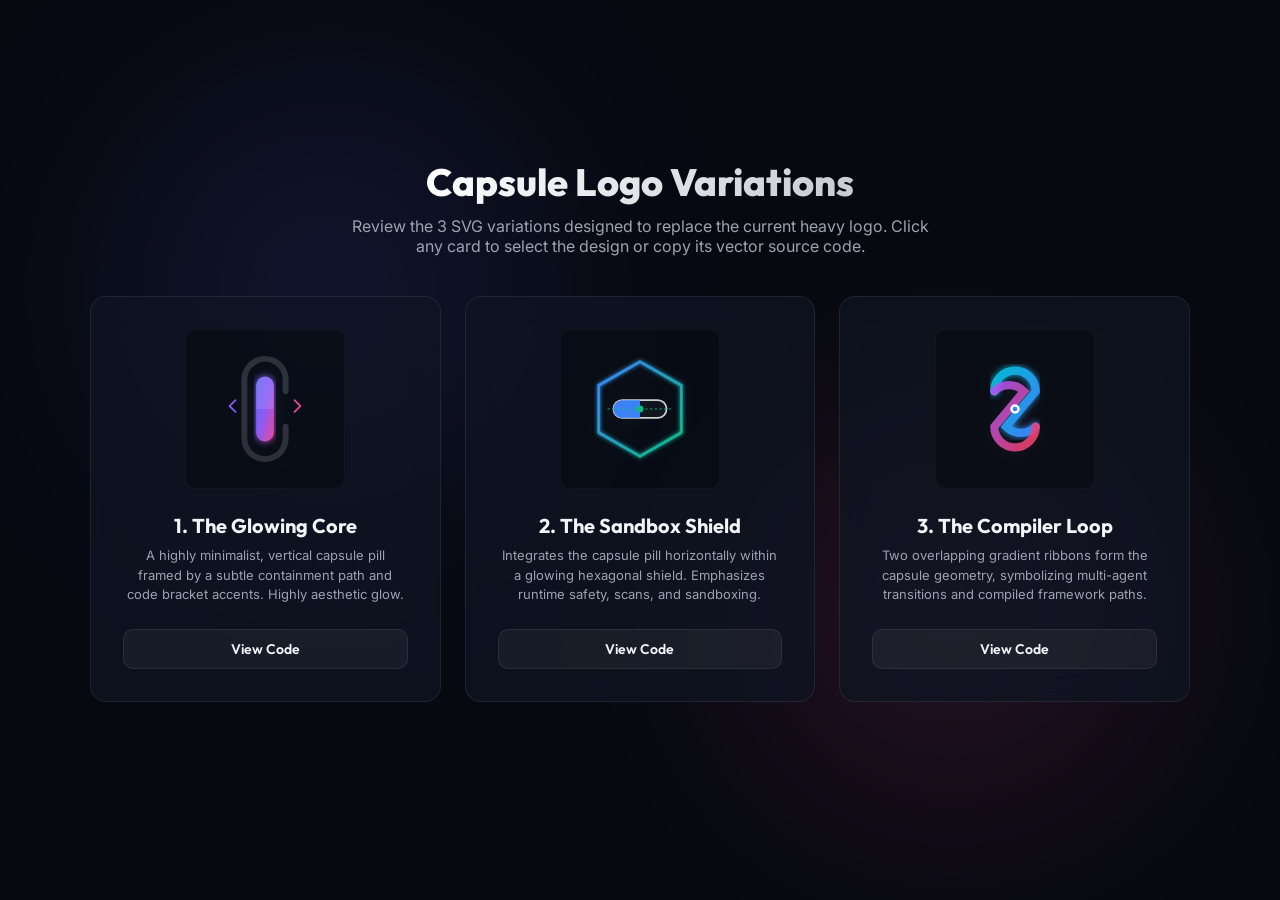
<file: docs/site/logo-variations.html>
<!DOCTYPE html>
<html lang="en">
<head>
    <meta charset="UTF-8">
    <meta name="viewport" content="width=device-width, initial-scale=1.0">
    <title>Capsule Logo Variations Gallery</title>
    <!-- Google Fonts -->
    <link rel="preconnect" href="https://fonts.googleapis.com">
    <link rel="preconnect" href="https://fonts.gstatic.com" crossorigin>
    <link href="https://fonts.googleapis.com/css2?family=Fira+Code:wght@400;500&family=Inter:wght@300;400;500;600;700&family=Outfit:wght@400;500;600;700;800&display=swap" rel="stylesheet">
    <style>
        :root {
            --bg-main: #060910;
            --bg-card: rgba(15, 22, 36, 0.7);
            --border-glass: rgba(255, 255, 255, 0.08);
            --text-primary: #f3f4f6;
            --text-secondary: #9ca3af;
            --color-primary: #6366f1;
            --transition-smooth: all 0.3s cubic-bezier(0.4, 0, 0.2, 1);
            --radius-lg: 16px;
            --radius-md: 10px;
        }

        * {
            box-sizing: border-box;
            margin: 0;
            padding: 0;
        }

        body {
            background-color: var(--bg-main);
            color: var(--text-primary);
            font-family: 'Inter', sans-serif;
            min-height: 100vh;
            display: flex;
            flex-direction: column;
            align-items: center;
            justify-content: center;
            padding: 40px 20px;
            overflow-x: hidden;
            position: relative;
        }

        /* Decorative Background Blobs */
        .bg-decorations {
            position: absolute;
            top: 0;
            left: 0;
            width: 100%;
            height: 100%;
            overflow: hidden;
            z-index: -1;
            pointer-events: none;
        }

        .blob {
            position: absolute;
            border-radius: 50%;
            filter: blur(120px);
            opacity: 0.15;
            pointer-events: none;
        }

        .blob-1 {
            top: 10%;
            left: 10%;
            width: 400px;
            height: 400px;
            background: #6366f1;
        }

        .blob-2 {
            bottom: 10%;
            right: 10%;
            width: 400px;
            height: 400px;
            background: #ec4899;
        }

        .container {
            width: 100%;
            max-width: 1100px;
            text-align: center;
            z-index: 2;
        }

        h1 {
            font-family: 'Outfit', sans-serif;
            font-size: 38px;
            font-weight: 800;
            margin-bottom: 10px;
            background: linear-gradient(135deg, #fff 30%, var(--text-secondary) 100%);
            -webkit-background-clip: text;
            -webkit-text-fill-color: transparent;
        }

        .subtitle {
            color: var(--text-secondary);
            font-size: 16px;
            margin-bottom: 40px;
            max-width: 600px;
            margin-left: auto;
            margin-right: auto;
        }

        .grid {
            display: grid;
            grid-template-columns: repeat(3, 1fr);
            gap: 24px;
            margin-bottom: 40px;
        }

        .card {
            background: var(--bg-card);
            backdrop-filter: blur(16px);
            -webkit-backdrop-filter: blur(16px);
            border: 1px solid var(--border-glass);
            border-radius: var(--radius-lg);
            padding: 32px;
            display: flex;
            flex-direction: column;
            align-items: center;
            transition: var(--transition-smooth);
            position: relative;
            cursor: pointer;
        }

        .card:hover {
            transform: translateY(-8px);
            border-color: rgba(99, 102, 241, 0.4);
            box-shadow: 0 12px 40px rgba(99, 102, 241, 0.15);
        }

        .logo-box {
            width: 160px;
            height: 160px;
            background: rgba(0, 0, 0, 0.3);
            border: 1px solid rgba(255, 255, 255, 0.04);
            border-radius: var(--radius-md);
            display: flex;
            align-items: center;
            justify-content: center;
            margin-bottom: 24px;
            transition: var(--transition-smooth);
            padding: 20px;
        }

        .card:hover .logo-box {
            background: rgba(0, 0, 0, 0.5);
            border-color: rgba(255, 255, 255, 0.08);
        }

        h2 {
            font-family: 'Outfit', sans-serif;
            font-size: 20px;
            font-weight: 700;
            margin-bottom: 8px;
        }

        .card-desc {
            font-size: 13px;
            color: var(--text-secondary);
            line-height: 1.5;
            margin-bottom: 24px;
            flex-grow: 1;
        }

        .select-btn {
            width: 100%;
            background: rgba(255, 255, 255, 0.05);
            border: 1px solid var(--border-glass);
            color: var(--text-primary);
            padding: 10px 18px;
            border-radius: var(--radius-md);
            font-family: 'Outfit', sans-serif;
            font-weight: 600;
            font-size: 14px;
            cursor: pointer;
            transition: var(--transition-smooth);
        }

        .card:hover .select-btn {
            background: var(--color-primary);
            border-color: transparent;
            box-shadow: 0 4px 15px rgba(99, 102, 241, 0.3);
        }

        .select-btn:active {
            transform: scale(0.97);
        }

        /* SVG styles inside page */
        svg {
            width: 100%;
            height: 100%;
            filter: drop-shadow(0 0 10px rgba(255,255,255,0.05));
        }

        /* Copy Dialog code section */
        .code-dialog {
            background: rgba(10, 15, 25, 0.9);
            border: 1px solid var(--border-glass);
            border-radius: var(--radius-lg);
            padding: 24px;
            width: 100%;
            max-width: 600px;
            margin-top: 20px;
            text-align: left;
            display: none;
        }

        .code-dialog-header {
            display: flex;
            justify-content: space-between;
            align-items: center;
            margin-bottom: 12px;
            border-bottom: 1px solid rgba(255,255,255,0.05);
            padding-bottom: 8px;
        }

        .code-dialog h3 {
            font-family: 'Outfit', sans-serif;
            font-size: 16px;
        }

        .copy-btn {
            background: rgba(255,255,255,0.05);
            border: 1px solid var(--border-glass);
            color: var(--text-secondary);
            padding: 4px 12px;
            font-size: 12px;
            cursor: pointer;
            border-radius: 4px;
            font-family: 'Inter', sans-serif;
        }

        .copy-btn:hover {
            color: #fff;
            background: rgba(255,255,255,0.1);
        }

        pre {
            background: rgba(0, 0, 0, 0.4);
            padding: 16px;
            border-radius: 8px;
            overflow-x: auto;
            font-family: 'Fira Code', monospace;
            font-size: 11px;
            max-height: 200px;
            color: #34d399;
        }

        @media (max-width: 768px) {
            .grid {
                grid-template-columns: 1fr;
            }
        }
    </style>
</head>
<body>
    <div class="bg-decorations">
        <div class="blob blob-1"></div>
        <div class="blob blob-2"></div>
    </div>

    <div class="container">
        <h1>Capsule Logo Variations</h1>
        <p class="subtitle">Review the 3 SVG variations designed to replace the current heavy logo. Click any card to select the design or copy its vector source code.</p>

        <div class="grid">
            <!-- Variation 1 -->
            <div class="card" onclick="showCode(1, 'The Glowing Core')">
                <div class="logo-box">
                    <svg viewBox="0 0 200 200" xmlns="http://www.w3.org/2000/svg">
                        <defs>
                            <linearGradient id="grad-core" x1="0%" y1="0%" x2="100%" y2="100%">
                                <stop offset="0%" stop-color="#6366f1" />
                                <stop offset="50%" stop-color="#8b5cf6" />
                                <stop offset="100%" stop-color="#ec4899" />
                            </linearGradient>
                            <filter id="glow-core">
                                <feGaussianBlur stdDeviation="6" result="blur" />
                                <feComposite in="SourceGraphic" in2="blur" operator="over" />
                            </filter>
                        </defs>
                        <!-- Rounded Outer bracket enclosing the capsule -->
                        <path d="M 60 50 A 40 40 0 0 1 140 50 L 140 70 A 5 5 0 0 1 130 70 L 130 50 A 30 30 0 0 0 70 50 L 70 150 A 30 30 0 0 0 130 150 L 130 130 A 5 5 0 0 1 140 130 L 140 150 A 40 40 0 0 1 60 150 Z" fill="#ffffff" opacity="0.15" />
                        <!-- Core Capsule Pill -->
                        <rect x="85" y="45" width="30" height="110" rx="15" fill="url(#grad-core)" filter="url(#glow-core)" />
                        <!-- Sleek diagonal cut / highlight overlay -->
                        <path d="M 85 60 C 85 51.7 91.7 45 100 45 C 108.3 45 115 51.7 115 60 L 115 100 L 85 100 Z" fill="#ffffff" opacity="0.12" />
                        <!-- Code braces subtle framing -->
                        <path d="M 50 85 L 40 95 L 50 105" stroke="#8b5cf6" stroke-width="3" stroke-linecap="round" stroke-linejoin="round" fill="none" />
                        <path d="M 150 85 L 160 95 L 150 105" stroke="#ec4899" stroke-width="3" stroke-linecap="round" stroke-linejoin="round" fill="none" />
                    </svg>
                </div>
                <h2>1. The Glowing Core</h2>
                <p class="card-desc">A highly minimalist, vertical capsule pill framed by a subtle containment path and code bracket accents. Highly aesthetic glow.</p>
                <button class="select-btn">View Code</button>
            </div>

            <!-- Variation 2 -->
            <div class="card" onclick="showCode(2, 'The Sandbox Shield')">
                <div class="logo-box">
                    <svg viewBox="0 0 200 200" xmlns="http://www.w3.org/2000/svg">
                        <defs>
                            <linearGradient id="grad-shield" x1="0%" y1="0%" x2="100%" y2="100%">
                                <stop offset="0%" stop-color="#3b82f6" />
                                <stop offset="100%" stop-color="#10b981" />
                            </linearGradient>
                            <filter id="glow-shield">
                                <feGaussianBlur stdDeviation="4" result="blur" />
                                <feComposite in="SourceGraphic" in2="blur" operator="over" />
                            </filter>
                        </defs>
                        <!-- Hexagonal Shield Outer Border -->
                        <polygon points="100,20 170,60 170,140 100,180 30,140 30,60" fill="none" stroke="url(#grad-shield)" stroke-width="5" stroke-linejoin="round" filter="url(#glow-shield)" />
                        <!-- Horizontal capsule container inside -->
                        <rect x="55" y="85" width="90" height="30" rx="15" fill="rgba(255, 255, 255, 0.05)" stroke="#ffffff" stroke-width="3" opacity="0.8" />
                        <!-- Left half solid filling representing inputs -->
                        <path d="M 70 85 C 61.7 85 55 91.7 55 100 C 55 108.3 61.7 115 70 115 L 100 115 L 100 85 Z" fill="#3b82f6" />
                        <!-- Keyhole / Permission center mark -->
                        <circle cx="100" cy="100" r="6" fill="#10b981" />
                        <!-- Scanning line horizontal -->
                        <line x1="45" y1="100" x2="155" y2="100" stroke="#10b981" stroke-width="1.5" stroke-dasharray="4 4" />
                    </svg>
                </div>
                <h2>2. The Sandbox Shield</h2>
                <p class="card-desc">Integrates the capsule pill horizontally within a glowing hexagonal shield. Emphasizes runtime safety, scans, and sandboxing.</p>
                <button class="select-btn">View Code</button>
            </div>

            <!-- Variation 3 -->
            <div class="card" onclick="showCode(3, 'The Compiler Loop')">
                <div class="logo-box">
                    <svg viewBox="0 0 200 200" xmlns="http://www.w3.org/2000/svg">
                        <defs>
                            <linearGradient id="grad-loop-1" x1="0%" y1="0%" x2="100%" y2="100%">
                                <stop offset="0%" stop-color="#06b6d4" />
                                <stop offset="100%" stop-color="#3b82f6" />
                            </linearGradient>
                            <linearGradient id="grad-loop-2" x1="0%" y1="0%" x2="100%" y2="100%">
                                <stop offset="0%" stop-color="#a855f7" />
                                <stop offset="100%" stop-color="#f43f5e" />
                            </linearGradient>
                            <filter id="glow-loop">
                                <feGaussianBlur stdDeviation="5" result="blur" />
                                <feComposite in="SourceGraphic" in2="blur" operator="over" />
                            </filter>
                        </defs>
                        <!-- Layered ribbons overlapping to form a capsule pill shape -->
                        <!-- Loop Ribbon 1 -->
                        <path d="M 65 70 A 35 35 0 0 1 135 70 L 85 130 A 35 35 0 0 0 135 130" stroke="url(#grad-loop-1)" stroke-width="14" stroke-linecap="round" fill="none" filter="url(#glow-loop)" />
                        <!-- Loop Ribbon 2 -->
                        <path d="M 135 130 A 35 35 0 0 1 65 130 L 115 70 A 35 35 0 0 0 65 70" stroke="url(#grad-loop-2)" stroke-width="14" stroke-linecap="round" fill="none" opacity="0.9" />
                        <!-- Small connection nodes indicating compilation mapping paths -->
                        <circle cx="100" cy="100" r="8" fill="#ffffff" />
                        <circle cx="100" cy="100" r="4" fill="#3b82f6" />
                    </svg>
                </div>
                <h2>3. The Compiler Loop</h2>
                <p class="card-desc">Two overlapping gradient ribbons form the capsule geometry, symbolizing multi-agent transitions and compiled framework paths.</p>
                <button class="select-btn">View Code</button>
            </div>
        </div>

        <!-- Dynamic code viewer box -->
        <div class="code-dialog" id="code-viewer">
            <div class="code-dialog-header">
                <h3 id="viewer-title">Vector Code</h3>
                <button class="copy-btn" onclick="copyCode()">Copy SVG Code</button>
            </div>
            <pre><code id="svg-code-text">Select a variation...</code></pre>
        </div>
    </div>

    <script>
        const svgCodes = {
            1: `<svg viewBox="0 0 200 200" xmlns="http://www.w3.org/2000/svg">
  <defs>
    <linearGradient id="grad-core" x1="0%" y1="0%" x2="100%" y2="100%">
      <stop offset="0%" stop-color="#6366f1" />
      <stop offset="50%" stop-color="#8b5cf6" />
      <stop offset="100%" stop-color="#ec4899" />
    </linearGradient>
    <filter id="glow-core">
      <feGaussianBlur stdDeviation="6" result="blur" />
      <feComposite in="SourceGraphic" in2="blur" operator="over" />
    </filter>
  </defs>
  <path d="M 60 50 A 40 40 0 0 1 140 50 L 140 70 A 5 5 0 0 1 130 70 L 130 50 A 30 30 0 0 0 70 50 L 70 150 A 30 30 0 0 0 130 150 L 130 130 A 5 5 0 0 1 140 130 L 140 150 A 40 40 0 0 1 60 150 Z" fill="#ffffff" opacity="0.15" />
  <rect x="85" y="45" width="30" height="110" rx="15" fill="url(#grad-core)" filter="url(#glow-core)" />
  <path d="M 85 60 C 85 51.7 91.7 45 100 45 C 108.3 45 115 51.7 115 60 L 115 100 L 85 100 Z" fill="#ffffff" opacity="0.12" />
  <path d="M 50 85 L 40 95 L 50 105" stroke="#8b5cf6" stroke-width="3" stroke-linecap="round" stroke-linejoin="round" fill="none" />
  <path d="M 150 85 L 160 95 L 150 105" stroke="#ec4899" stroke-width="3" stroke-linecap="round" stroke-linejoin="round" fill="none" />
</svg>`,
            2: `<svg viewBox="0 0 200 200" xmlns="http://www.w3.org/2000/svg">
  <defs>
    <linearGradient id="grad-shield" x1="0%" y1="0%" x2="100%" y2="100%">
      <stop offset="0%" stop-color="#3b82f6" />
      <stop offset="100%" stop-color="#10b981" />
    </linearGradient>
    <filter id="glow-shield">
      <feGaussianBlur stdDeviation="4" result="blur" />
      <feComposite in="SourceGraphic" in2="blur" operator="over" />
    </filter>
  </defs>
  <polygon points="100,20 170,60 170,140 100,180 30,140 30,60" fill="none" stroke="url(#grad-shield)" stroke-width="5" stroke-linejoin="round" filter="url(#glow-shield)" />
  <rect x="55" y="85" width="90" height="30" rx="15" fill="rgba(255, 255, 255, 0.05)" stroke="#ffffff" stroke-width="3" opacity="0.8" />
  <path d="M 70 85 C 61.7 85 55 91.7 55 100 C 55 108.3 61.7 115 70 115 L 100 115 L 100 85 Z" fill="#3b82f6" />
  <circle cx="100" cy="100" r="6" fill="#10b981" />
  <line x1="45" y1="100" x2="155" y2="100" stroke="#10b981" stroke-width="1.5" stroke-dasharray="4 4" />
</svg>`,
            3: `<svg viewBox="0 0 200 200" xmlns="http://www.w3.org/2000/svg">
  <defs>
    <linearGradient id="grad-loop-1" x1="0%" y1="0%" x2="100%" y2="100%">
      <stop offset="0%" stop-color="#06b6d4" />
      <stop offset="100%" stop-color="#3b82f6" />
    </linearGradient>
    <linearGradient id="grad-loop-2" x1="0%" y1="0%" x2="100%" y2="100%">
      <stop offset="0%" stop-color="#a855f7" />
      <stop offset="100%" stop-color="#f43f5e" />
    </linearGradient>
    <filter id="glow-loop">
      <feGaussianBlur stdDeviation="5" result="blur" />
      <feComposite in="SourceGraphic" in2="blur" operator="over" />
    </filter>
  </defs>
  <path d="M 65 70 A 35 35 0 0 1 135 70 L 85 130 A 35 35 0 0 0 135 130" stroke="url(#grad-loop-1)" stroke-width="14" stroke-linecap="round" fill="none" filter="url(#glow-loop)" />
  <path d="M 135 130 A 35 35 0 0 1 65 130 L 115 70 A 35 35 0 0 0 65 70" stroke="url(#grad-loop-2)" stroke-width="14" stroke-linecap="round" fill="none" opacity="0.9" />
  <circle cx="100" cy="100" r="8" fill="#ffffff" />
  <circle cx="100" cy="100" r="4" fill="#3b82f6" />
</svg>`
        };

        function showCode(variationId, title) {
            const viewer = document.getElementById('code-viewer');
            const titleEl = document.getElementById('viewer-title');
            const codeEl = document.getElementById('svg-code-text');
            
            titleEl.textContent = `${title} SVG Vector Code`;
            codeEl.textContent = svgCodes[variationId];
            viewer.style.display = 'block';
            
            // Auto scroll to code panel
            viewer.scrollIntoView({ behavior: 'smooth' });
        }

        function copyCode() {
            const code = document.getElementById('svg-code-text').textContent;
            navigator.clipboard.writeText(code).then(() => {
                const btn = document.querySelector('.copy-btn');
                const originalText = btn.textContent;
                btn.textContent = 'Copied!';
                setTimeout(() => {
                    btn.textContent = originalText;
                }, 1500);
            });
        }
    </script>
</body>
</html>
</file>
<file: docs/site/style.css>
/* ===========================
   Capsule Documentation CSS
   Premium Dark + Animated
   =========================== */

:root {
    --bg-main: #06080f;
    --bg-card: rgba(12, 18, 32, 0.75);
    --border-glass: rgba(255, 255, 255, 0.07);
    --border-glow: rgba(99, 102, 241, 0.3);
    --glow-indigo: rgba(99, 102, 241, 0.18);
    --glow-purple: rgba(168, 85, 247, 0.18);
    --glow-pink: rgba(236, 72, 153, 0.18);
    
    --text-primary: #f0f2f8;
    --text-secondary: #8b92a8;
    --text-muted: #4b5268;
    
    --color-primary: #6366f1;
    --color-secondary: #a855f7;
    --color-success: #10b981;
    --color-warning: #f59e0b;
    --color-error: #ef4444;
    
    --gradient-brand: linear-gradient(135deg, #3b82f6 0%, #8b5cf6 50%, #ec4899 100%);
    --gradient-brand-subtle: linear-gradient(135deg, rgba(59,130,246,0.12), rgba(139,92,246,0.12), rgba(236,72,153,0.12));
    
    --font-outfit: 'Outfit', sans-serif;
    --font-inter: 'Inter', sans-serif;
    --font-mono: 'Fira Code', monospace;
    
    --ease-out: cubic-bezier(0.16, 1, 0.3, 1);
    --ease-in-out: cubic-bezier(0.4, 0, 0.2, 1);
    --radius-xl: 20px;
    --radius-lg: 14px;
    --radius-md: 10px;
    --radius-sm: 6px;
}

* {
    box-sizing: border-box;
    margin: 0;
    padding: 0;
}

html {
    scroll-behavior: smooth;
    background-color: var(--bg-main);
    color: var(--text-primary);
    font-family: var(--font-inter);
    line-height: 1.65;
    scrollbar-width: thin;
    scrollbar-color: rgba(255,255,255,0.07) transparent;
}

body {
    position: relative;
    overflow-x: hidden;
    min-height: 100vh;
    display: flex;
    flex-direction: column;
}

main { flex: 1; }

/* Custom Scrollbar */
::-webkit-scrollbar { width: 6px; }
::-webkit-scrollbar-track { background: transparent; }
::-webkit-scrollbar-thumb { background: rgba(255,255,255,0.07); border-radius: 3px; }
::-webkit-scrollbar-thumb:hover { background: rgba(255,255,255,0.14); }

/* ===========================
   BACKGROUND BLOBS
   =========================== */
.bg-decorations {
    position: fixed;
    top: 0; left: 0;
    width: 100%; height: 100%;
    overflow: hidden;
    z-index: -1;
    pointer-events: none;
}

.blob {
    position: absolute;
    border-radius: 50%;
    filter: blur(120px);
    opacity: 0.18;
    pointer-events: none;
    animation: blobFloat 12s ease-in-out infinite alternate;
}

.blob-1 { top: -8%; right: -8%; width: 700px; height: 700px; background: #4f46e5; animation-delay: 0s; }
.blob-2 { top: 35%; left: -12%; width: 600px; height: 600px; background: #9333ea; animation-delay: -4s; }
.blob-3 { bottom: 5%; right: 8%; width: 500px; height: 500px; background: #db2777; animation-delay: -8s; }

@keyframes blobFloat {
    from { transform: scale(1) translate(0, 0); }
    to { transform: scale(1.1) translate(30px, -20px); }
}

/* ===========================
   LAYOUT
   =========================== */
.container {
    width: 100%;
    max-width: 1180px;
    margin: 0 auto;
    padding: 0 28px;
}

/* ===========================
   GLASS PANEL
   =========================== */
.glass-panel {
    background: var(--bg-card);
    backdrop-filter: blur(20px);
    -webkit-backdrop-filter: blur(20px);
    border: 1px solid var(--border-glass);
    border-radius: var(--radius-xl);
    box-shadow: 0 8px 40px rgba(0, 0, 0, 0.4), inset 0 1px 0 rgba(255,255,255,0.04);
}

/* ===========================
   BUTTONS
   =========================== */
.btn {
    display: inline-flex;
    align-items: center;
    justify-content: center;
    gap: 8px;
    padding: 13px 26px;
    font-size: 15px;
    font-weight: 600;
    font-family: var(--font-outfit);
    border-radius: var(--radius-md);
    cursor: pointer;
    text-decoration: none;
    transition: transform 0.25s var(--ease-out), box-shadow 0.25s var(--ease-out), background 0.2s;
    border: 1px solid transparent;
    letter-spacing: 0.01em;
}

.btn-primary {
    background: var(--gradient-brand);
    color: #fff;
    box-shadow: 0 4px 24px rgba(139, 92, 246, 0.35);
}

.btn-primary:hover {
    transform: translateY(-3px) scale(1.02);
    box-shadow: 0 8px 32px rgba(139, 92, 246, 0.55);
}

.btn-secondary {
    background: rgba(255,255,255,0.05);
    border-color: var(--border-glass);
    color: var(--text-primary);
}

.btn-secondary:hover {
    background: rgba(255,255,255,0.1);
    border-color: rgba(255,255,255,0.14);
    transform: translateY(-2px);
}

.btn-icon { gap: 8px; }

.icon-svg { width: 16px; height: 16px; fill: currentColor; flex-shrink: 0; }

/* ===========================
   HEADER
   =========================== */
#main-header {
    position: sticky;
    top: 14px;
    margin: 14px auto;
    width: calc(100% - 32px);
    max-width: 1180px;
    z-index: 100;
    animation: slideDown 0.6s var(--ease-out) both;
}

@keyframes slideDown {
    from { opacity: 0; transform: translateY(-20px); }
    to { opacity: 1; transform: translateY(0); }
}

.header-container {
    display: flex;
    justify-content: space-between;
    align-items: center;
    height: 62px;
    padding: 0 24px;
}

.logo-area { display: flex; align-items: center; gap: 10px; }
.header-logo { height: 30px; width: auto; }
.footer-logo { height: 26px; width: auto; }

.logo-text {
    font-family: var(--font-outfit);
    font-weight: 800;
    font-size: 20px;
    background: linear-gradient(135deg, #fff 40%, rgba(255,255,255,0.5));
    -webkit-background-clip: text;
    -webkit-text-fill-color: transparent;
}

nav { display: flex; align-items: center; gap: 4px; }

.nav-link {
    color: var(--text-secondary);
    text-decoration: none;
    font-size: 14px;
    font-weight: 500;
    padding: 6px 14px;
    border-radius: 8px;
    transition: color 0.2s, background 0.2s;
}

.nav-link:hover {
    color: var(--text-primary);
    background: rgba(255,255,255,0.05);
}

/* ===========================
   REVEAL ANIMATION
   =========================== */
.reveal {
    opacity: 0;
    transform: translateY(32px);
    transition: opacity 0.7s var(--ease-out), transform 0.7s var(--ease-out);
}

.reveal.visible {
    opacity: 1;
    transform: translateY(0);
}

.reveal-delay-1 { transition-delay: 0.1s; }
.reveal-delay-2 { transition-delay: 0.2s; }
.reveal-delay-3 { transition-delay: 0.3s; }

/* ===========================
   HERO
   =========================== */
#hero {
    padding: 80px 0 100px;
    position: relative;
}

.hero-container {
    display: grid;
    grid-template-columns: 1fr 1fr;
    gap: 56px;
    align-items: center;
}

.hero-content { animation: heroFadeIn 0.9s var(--ease-out) 0.2s both; }

@keyframes heroFadeIn {
    from { opacity: 0; transform: translateX(-30px); }
    to { opacity: 1; transform: translateX(0); }
}

.badge-pill {
    display: inline-flex;
    align-items: center;
    gap: 6px;
    padding: 6px 14px;
    background: rgba(99, 102, 241, 0.12);
    border: 1px solid rgba(99, 102, 241, 0.25);
    color: #a5b4fc;
    border-radius: 20px;
    font-size: 12px;
    font-weight: 600;
    font-family: var(--font-outfit);
    margin-bottom: 24px;
    letter-spacing: 0.04em;
    text-transform: uppercase;
    animation: fadeIn 0.6s var(--ease-out) 0.4s both;
}

.badge-pill::before {
    content: '';
    width: 6px; height: 6px;
    border-radius: 50%;
    background: #818cf8;
    animation: pulseDot 2s ease-in-out infinite;
}

@keyframes pulseDot {
    0%, 100% { opacity: 1; transform: scale(1); }
    50% { opacity: 0.4; transform: scale(0.7); }
}

.hero-title {
    font-family: var(--font-outfit);
    font-size: 60px;
    font-weight: 800;
    line-height: 1.1;
    margin-bottom: 22px;
    letter-spacing: -1.5px;
}

.gradient-text {
    background: var(--gradient-brand);
    -webkit-background-clip: text;
    -webkit-text-fill-color: transparent;
    background-clip: text;
}

.hero-subtitle {
    font-size: 17px;
    color: var(--text-secondary);
    margin-bottom: 36px;
    font-weight: 400;
    line-height: 1.75;
    max-width: 500px;
}

.hero-buttons { display: flex; gap: 14px; flex-wrap: wrap; }

.hero-visual {
    display: flex;
    flex-direction: column;
    gap: 16px;
    animation: heroFadeInRight 0.9s var(--ease-out) 0.35s both;
}

@keyframes heroFadeInRight {
    from { opacity: 0; transform: translateX(30px); }
    to { opacity: 1; transform: translateX(0); }
}

/* ===========================
   COMPILER SIMULATOR
   =========================== */
.compiler-simulator {
    overflow: hidden;
}

.simulator-header {
    background: rgba(255,255,255,0.025);
    padding: 12px 18px;
    display: flex;
    align-items: center;
    gap: 8px;
    border-bottom: 1px solid var(--border-glass);
}

.dot {
    width: 10px; height: 10px;
    border-radius: 50%;
    display: inline-block;
}
.red   { background: #ff5f57; }
.yellow{ background: #febc2e; }
.green { background: #28c840; }

.simulator-title {
    margin: 0 auto;
    font-size: 12px;
    color: var(--text-muted);
    font-family: var(--font-mono);
}

.simulator-body {
    padding: 28px 20px;
    display: flex;
    align-items: center;
    justify-content: space-between;
    gap: 8px;
}

/* Nodes */
.sim-node {
    display: flex;
    flex-direction: column;
    align-items: center;
    gap: 8px;
}

.node-icon {
    width: 56px; height: 56px;
    border-radius: var(--radius-md);
    background: rgba(255,255,255,0.04);
    border: 1px solid var(--border-glass);
    display: flex; align-items: center; justify-content: center;
    font-size: 11px;
    font-weight: 600;
    color: var(--text-secondary);
    transition: all 0.4s var(--ease-out);
}

.source-node .node-icon {
    color: #818cf8;
    border-color: rgba(99,102,241,0.3);
    background: rgba(99,102,241,0.07);
}

.node-label {
    font-size: 11px;
    color: var(--text-muted);
    font-weight: 500;
    white-space: nowrap;
}

/* Target nodes */
.target-nodes {
    display: flex;
    flex-direction: column;
    gap: 12px;
}

.target-node .node-icon {
    font-size: 10px;
    width: 48px; height: 42px;
}

.target-node.active .node-icon {
    color: #a5b4fc;
    border-color: rgba(99,102,241,0.5);
    background: rgba(99,102,241,0.12);
    box-shadow: 0 0 16px rgba(99,102,241,0.2);
}

/* Connector lines */
.sim-connector {
    flex: 1;
    display: flex;
    align-items: center;
}

.pulse-line {
    width: 100%;
    height: 2px;
    background: rgba(255,255,255,0.05);
    border-radius: 2px;
    position: relative;
    overflow: hidden;
}

.pulse {
    display: block;
    position: absolute;
    top: -3px;
    width: 28px; height: 8px;
    border-radius: 4px;
    background: linear-gradient(90deg, transparent, #6366f1, transparent);
    animation: pulseMoveH 2s ease-in-out infinite;
}

@keyframes pulseMoveH {
    from { left: -40px; opacity: 0; }
    20%  { opacity: 1; }
    80%  { opacity: 1; }
    to   { left: 100%; opacity: 0; }
}

/* Split lines */
.sim-split-connectors {
    display: flex;
    flex-direction: column;
    justify-content: space-around;
    height: 110px;
    flex: 0.6;
    gap: 0;
}

.split-line {
    height: 2px;
    background: rgba(255,255,255,0.05);
    position: relative;
    overflow: hidden;
    border-radius: 2px;
}

.split-line .pulse {
    animation-delay: 0s;
}

.split-line:nth-child(2) .pulse { animation-delay: 0.35s; }
.split-line:nth-child(3) .pulse { animation-delay: 0.7s; }

/* Spinning Engine */
.sim-engine {
    display: flex;
    flex-direction: column;
    align-items: center;
    gap: 8px;
}

.engine-core {
    position: relative;
    width: 72px; height: 72px;
    display: flex; align-items: center; justify-content: center;
}

.spinner-svg {
    position: absolute;
    top: 0; left: 0;
    width: 100%; height: 100%;
    animation: spin 2.5s linear infinite;
}

@keyframes spin {
    from { transform: rotate(0deg); }
    to   { transform: rotate(360deg); }
}

.engine-logo-box {
    width: 44px; height: 44px;
    background: rgba(255,255,255,0.04);
    border: 1px solid rgba(255,255,255,0.06);
    border-radius: 10px;
    display: flex; align-items: center; justify-content: center;
    overflow: hidden;
}

.engine-logo {
    width: 32px; height: 32px;
    object-fit: contain;
}

/* Code Preview Box */
.code-preview-box {
    overflow: hidden;
}

.preview-header {
    background: rgba(255,255,255,0.025);
    padding: 10px 18px;
    border-bottom: 1px solid var(--border-glass);
    display: flex;
    align-items: center;
    justify-content: space-between;
}

.preview-lang {
    font-family: var(--font-mono);
    font-size: 11px;
    color: #a5b4fc;
    font-weight: 500;
}

.code-preview-box pre {
    padding: 18px 20px;
    font-size: 12px;
    line-height: 1.75;
    color: #a8b3cf;
    overflow: hidden;
    height: 130px;
    display: flex;
    flex-direction: column;
    justify-content: flex-end;
    animation: codeReveal 0.4s var(--ease-out);
}

@keyframes codeReveal {
    from { opacity: 0; transform: translateY(4px); }
    to { opacity: 1; transform: translateY(0); }
}

.code-preview-box pre code { color: #c3cde8; }

/* ===========================
   CONCEPT STEPS
   =========================== */
#concept-steps {
    padding: 0 0 80px;
}

.steps-grid {
    display: grid;
    grid-template-columns: repeat(3, 1fr);
    gap: 20px;
}

.step-card {
    padding: 32px 28px;
    position: relative;
    transition: transform 0.3s var(--ease-out), border-color 0.3s, box-shadow 0.3s;
    overflow: hidden;
}

.step-card::before {
    content: '';
    position: absolute;
    inset: 0;
    background: radial-gradient(circle at top left, var(--glow-color, transparent) 0%, transparent 65%);
    pointer-events: none;
}

.step-card:hover {
    transform: translateY(-6px);
    border-color: rgba(255,255,255,0.12);
    box-shadow: 0 16px 48px rgba(0,0,0,0.4);
}

.card-glow-indigo { --glow-color: var(--glow-indigo); }
.card-glow-purple { --glow-color: var(--glow-purple); }
.card-glow-pink   { --glow-color: var(--glow-pink); }

.step-num {
    font-size: 36px;
    font-weight: 700;
    color: rgba(255,255,255,0.06);
    letter-spacing: -1px;
    line-height: 1;
    margin-bottom: 16px;
}

.step-card h3 {
    font-family: var(--font-outfit);
    font-size: 20px;
    font-weight: 700;
    margin-bottom: 10px;
}

.step-card p {
    font-size: 14px;
    color: var(--text-secondary);
    line-height: 1.65;
}

/* ===========================
   FEATURES SECTION
   =========================== */
#features { padding: 80px 0; }

.section-title {
    font-family: var(--font-outfit);
    font-size: 42px;
    font-weight: 800;
    text-align: center;
    margin-bottom: 12px;
    letter-spacing: -0.5px;
}

.section-subtitle {
    font-size: 16px;
    color: var(--text-secondary);
    text-align: center;
    max-width: 580px;
    margin: 0 auto 56px;
    line-height: 1.7;
}

.features-grid {
    display: grid;
    grid-template-columns: repeat(3, 1fr);
    gap: 20px;
}

.feature-card {
    padding: 36px 28px;
    transition: transform 0.3s var(--ease-out), border-color 0.3s, box-shadow 0.3s;
    position: relative;
    overflow: hidden;
}

.feature-card::before {
    content: '';
    position: absolute;
    inset: 0;
    background: radial-gradient(circle at top left, var(--glow-color, transparent) 0%, transparent 60%);
    pointer-events: none;
}

.feature-card:hover {
    transform: translateY(-8px);
    border-color: rgba(255,255,255,0.12);
    box-shadow: 0 20px 50px rgba(0,0,0,0.4);
}

.feature-icon {
    width: 50px; height: 50px;
    background: rgba(255,255,255,0.03);
    border: 1px solid var(--border-glass);
    border-radius: var(--radius-md);
    display: flex; align-items: center; justify-content: center;
    margin-bottom: 22px;
    color: var(--color-primary);
    transition: all 0.3s var(--ease-out);
}

.feature-card:hover .feature-icon {
    background: var(--gradient-brand);
    border-color: transparent;
    color: #fff;
    box-shadow: 0 4px 20px rgba(139,92,246,0.3);
    transform: scale(1.1) rotate(-3deg);
}

.feature-card .icon-svg { width: 22px; height: 22px; }

.feature-card h3 {
    font-family: var(--font-outfit);
    font-size: 20px;
    font-weight: 700;
    margin-bottom: 10px;
}

.feature-card p {
    color: var(--text-secondary);
    font-size: 14px;
    line-height: 1.65;
}

.feature-card code {
    background: rgba(255,255,255,0.06);
    padding: 2px 6px;
    border-radius: 4px;
    font-family: var(--font-mono);
    font-size: 12px;
    color: #a5b4fc;
}

/* ===========================
   COMPATIBILITY SECTION
   =========================== */
#compatibility { padding: 80px 0; }

.compat-grid {
    overflow: hidden;
    border: 1px solid var(--border-glass);
    border-radius: var(--radius-xl);
    background: rgba(2, 4, 12, 0.28);
}

.compat-row {
    display: grid;
    grid-template-columns: 220px 160px 1fr;
    gap: 18px;
    align-items: start;
    padding: 18px 22px;
    border-bottom: 1px solid rgba(255,255,255,0.045);
    color: var(--text-secondary);
    font-size: 13.5px;
    line-height: 1.55;
}

.compat-row:last-child { border-bottom: none; }

.compat-head {
    background: rgba(255,255,255,0.025);
    color: var(--text-muted);
    font-size: 11px;
    font-family: var(--font-outfit);
    font-weight: 700;
    text-transform: uppercase;
    letter-spacing: 0.08em;
}

.compat-target {
    color: var(--text-primary);
    font-weight: 700;
    font-family: var(--font-outfit);
}

.compat-row code {
    background: rgba(255,255,255,0.06);
    padding: 2px 6px;
    border-radius: 4px;
    font-family: var(--font-mono);
    font-size: 12px;
    color: #a5b4fc;
}

.status-ok { color: var(--color-success); }
.status-partial { color: var(--color-warning); }
.status-planned { color: #93c5fd; }

/* ===========================
   YAML SPEC EXPLORER
   =========================== */
#spec-explorer { padding: 80px 0; }

.explorer-grid {
    display: grid;
    grid-template-columns: 1.1fr 0.9fr;
    gap: 24px;
    align-items: start;
}

.code-container {
    overflow: hidden;
    border: 1px solid var(--border-glass);
    border-radius: var(--radius-xl);
}

.code-title {
    background: rgba(255,255,255,0.025);
    padding: 12px 20px;
    border-bottom: 1px solid var(--border-glass);
    font-size: 12px;
    color: var(--text-secondary);
}

.yaml-code {
    padding: 20px;
    font-size: 12.5px;
    line-height: 1.9;
    background: rgba(4, 6, 14, 0.5);
    overflow-x: auto;
}

.yaml-key { color: #f87171; font-weight: 500; }

.yaml-key.clickable {
    cursor: pointer;
    border-bottom: 1px dashed rgba(248,113,113,0.35);
    display: inline-block;
    padding: 0 3px;
    border-radius: 3px;
    transition: background 0.2s, color 0.2s, box-shadow 0.2s;
}

.yaml-key.clickable:hover {
    background: rgba(248,113,113,0.12);
    color: #fca5a5;
}

.yaml-key.clickable.active {
    background: rgba(248,113,113,0.22);
    color: #fff;
    border-bottom: 1px solid #f87171;
    box-shadow: 0 0 14px rgba(248,113,113,0.25);
}

.yaml-val { color: #34d399; }

/* Spec Info Panel */
.info-container {
    padding: 32px;
    min-height: 460px;
    border: 1px solid var(--border-glass);
    border-radius: var(--radius-xl);
    display: flex;
    flex-direction: column;
}

.info-header {
    display: flex;
    gap: 10px;
    margin-bottom: 14px;
    align-items: center;
}

.info-tag {
    font-size: 10px;
    font-weight: 700;
    text-transform: uppercase;
    letter-spacing: 0.8px;
    background: rgba(99,102,241,0.12);
    color: #818cf8;
    padding: 4px 10px;
    border-radius: 4px;
}

.info-requirement {
    font-size: 10px;
    font-weight: 700;
    text-transform: uppercase;
    letter-spacing: 0.8px;
    background: rgba(245,158,11,0.12);
    color: #fbbf24;
    padding: 4px 10px;
    border-radius: 4px;
}

.info-requirement.optional {
    background: rgba(107,114,128,0.12);
    color: #9ca3af;
}

.info-container h3 {
    font-family: var(--font-outfit);
    font-size: 28px;
    font-weight: 800;
    margin-bottom: 12px;
}

.info-desc {
    color: var(--text-secondary);
    font-size: 14.5px;
    margin-bottom: 24px;
    line-height: 1.65;
}

.info-section { margin-bottom: 20px; }

.info-section h4 {
    font-family: var(--font-outfit);
    font-size: 11px;
    font-weight: 700;
    color: var(--text-muted);
    text-transform: uppercase;
    letter-spacing: 1px;
    margin-bottom: 8px;
}

.validation-list { list-style: none; }

.validation-list li {
    font-size: 13.5px;
    position: relative;
    padding-left: 16px;
    margin-bottom: 6px;
    color: var(--text-primary);
}

.validation-list li::before {
    content: "›";
    color: var(--color-primary);
    position: absolute;
    left: 2px;
    font-weight: bold;
    font-size: 16px;
    line-height: 1.2;
}

.impact-text { font-size: 13.5px; color: var(--text-primary); line-height: 1.6; }

.tip-box {
    margin-top: auto;
    background: rgba(251,191,36,0.04);
    border: 1px solid rgba(251,191,36,0.12);
    padding: 14px 18px;
    border-radius: var(--radius-md);
    display: flex;
    flex-direction: column;
    gap: 4px;
}

.tip-title { font-size: 11px; font-weight: 700; color: #fbbf24; }

#spec-tip {
    font-size: 13px;
    color: var(--text-secondary);
    line-height: 1.55;
}

/* ===========================
   SECURITY RUNTIME SECTION
   =========================== */
#security-runtime { padding: 80px 0; }

/* Terminal Mockup */
.terminal-mockup {
    overflow: hidden;
    box-shadow: 0 24px 60px rgba(0,0,0,0.5);
    border: 1px solid rgba(255,255,255,0.08);
}

.terminal-header {
    background: rgba(255,255,255,0.02);
    padding: 12px 18px;
    display: flex;
    align-items: center;
    gap: 8px;
    border-bottom: 1px solid var(--border-glass);
}

.terminal-title {
    margin: 0 auto;
    font-size: 12px;
    color: var(--text-muted);
    font-family: var(--font-mono);
}

.terminal-body {
    padding: 24px 28px;
    font-size: 13px;
    height: 320px;
    overflow: hidden;
    display: flex;
    flex-direction: column;
    justify-content: flex-end;
    background: rgba(3, 6, 14, 0.5);
}

.font-mono { font-family: var(--font-mono); }

.terminal-body .line {
    margin-bottom: 10px;
    white-space: pre-wrap;
    opacity: 0;
    transform: translateX(-8px);
    transition: opacity 0.3s, transform 0.3s;
}

.terminal-body .line.typed {
    opacity: 1;
    transform: translateX(0);
}

.cmd-prompt { color: var(--color-primary); font-weight: bold; margin-right: 8px; }
.terminal-body .info   { color: var(--text-secondary); }
.terminal-body .warn   { color: var(--color-warning); }
.terminal-body .prompt { color: #a5b4fc; font-weight: 600; }
.terminal-body .success{ color: var(--color-success); }
.terminal-body .output { color: #60a5fa; }

/* ===========================
   QUICKSTART TABS
   =========================== */
#quickstart { padding: 80px 0; }

.quickstart-layout {
    display: grid;
    grid-template-columns: 220px 1fr;
    border-radius: var(--radius-xl);
    overflow: hidden;
    min-height: 300px;
    border: 1px solid var(--border-glass);
}

.qs-tabs {
    background: rgba(0,0,0,0.25);
    border-right: 1px solid var(--border-glass);
    display: flex;
    flex-direction: column;
}

.tab-btn {
    padding: 18px 22px;
    background: transparent;
    border: none;
    border-bottom: 1px solid rgba(255,255,255,0.025);
    color: var(--text-secondary);
    font-family: var(--font-outfit);
    font-weight: 500;
    font-size: 13.5px;
    text-align: left;
    cursor: pointer;
    transition: color 0.2s, background 0.2s;
}

.tab-btn:hover { color: var(--text-primary); background: rgba(255,255,255,0.02); }

.tab-btn.active {
    color: #fff;
    background: rgba(99,102,241,0.09);
    box-shadow: inset 3px 0 0 var(--color-primary);
}

.qs-content { padding: 28px 32px; background: rgba(2, 4, 12, 0.3); }

.tab-pane { display: none; }
.tab-pane.active { display: block; }

.code-header {
    display: flex;
    justify-content: space-between;
    align-items: center;
    margin-bottom: 14px;
    border-bottom: 1px solid rgba(255,255,255,0.04);
    padding-bottom: 10px;
}

.lang-label {
    font-size: 10px;
    color: var(--text-muted);
    font-weight: 700;
    text-transform: uppercase;
    letter-spacing: 1px;
}

.copy-btn {
    background: rgba(255,255,255,0.04);
    border: 1px solid var(--border-glass);
    color: var(--text-secondary);
    padding: 4px 10px;
    font-size: 11px;
    border-radius: var(--radius-sm);
    cursor: pointer;
    transition: all 0.2s;
    font-family: var(--font-inter);
}

.copy-btn:hover { color: #fff; background: rgba(255,255,255,0.08); }

.qs-content pre { overflow-x: auto; font-size: 13px; line-height: 1.8; }
.qs-content .comment { color: var(--text-muted); }

/* ===========================
   FOOTER
   =========================== */
#main-footer {
    background: rgba(3, 5, 10, 0.9);
    border-top: 1px solid var(--border-glass);
    padding: 56px 0 28px;
    margin-top: auto;
}

.footer-container {
    display: flex;
    justify-content: space-between;
    align-items: flex-start;
    margin-bottom: 36px;
    gap: 40px;
}

.footer-brand { max-width: 420px; }

.footer-brand p {
    margin-top: 14px;
    font-size: 13.5px;
    color: var(--text-secondary);
    font-weight: 300;
    line-height: 1.6;
}

.footer-links h4 {
    font-family: var(--font-outfit);
    font-size: 12px;
    font-weight: 700;
    text-transform: uppercase;
    letter-spacing: 1.2px;
    color: var(--text-muted);
    margin-bottom: 14px;
}

.star-history-btn {
    display: inline-flex;
    align-items: center;
    gap: 8px;
    padding: 10px 18px;
    background: rgba(255,255,255,0.04);
    border: 1px solid var(--border-glass);
    border-radius: var(--radius-md);
    color: var(--text-primary);
    text-decoration: none;
    font-size: 13px;
    font-weight: 500;
    transition: all 0.25s var(--ease-out);
}

.star-history-btn:hover {
    background: rgba(255,255,255,0.08);
    transform: translateY(-2px);
    border-color: rgba(255,255,255,0.12);
    box-shadow: 0 6px 20px rgba(0,0,0,0.3);
}

.star-icon { width: 13px; height: 13px; fill: #fbbf24; }

.footer-bottom {
    border-top: 1px solid rgba(255,255,255,0.03);
    padding-top: 22px;
    font-size: 12px;
    color: var(--text-muted);
}

/* ===========================
   RESPONSIVE
   =========================== */
@media (max-width: 1024px) {
    .hero-title { font-size: 46px; }
    .hero-container { grid-template-columns: 1fr; }
    .hero-content { text-align: center; }
    .hero-subtitle { max-width: 100%; margin-left: auto; margin-right: auto; }
    .hero-buttons { justify-content: center; }
    .features-grid, .steps-grid { grid-template-columns: 1fr; }
    .compat-row { grid-template-columns: 1fr; gap: 8px; }
    .explorer-grid { grid-template-columns: 1fr; }
    .quickstart-layout { grid-template-columns: 1fr; }
    .qs-tabs { flex-direction: row; overflow-x: auto; border-right: none; border-bottom: 1px solid var(--border-glass); }
    .tab-btn { flex-shrink: 0; padding: 14px 16px; font-size: 12.5px; }
    .tab-btn.active { box-shadow: inset 0 -2px 0 var(--color-primary); }
    .footer-container { flex-direction: column; gap: 24px; }
}

@media (max-width: 640px) {
    .hero-title { font-size: 36px; }
    .section-title { font-size: 30px; }
    #main-header { top: 10px; margin: 10px auto; }
}

/* ===========================
   UTILS
   =========================== */
@keyframes fadeIn {
    from { opacity: 0; }
    to { opacity: 1; }
}
</file>
